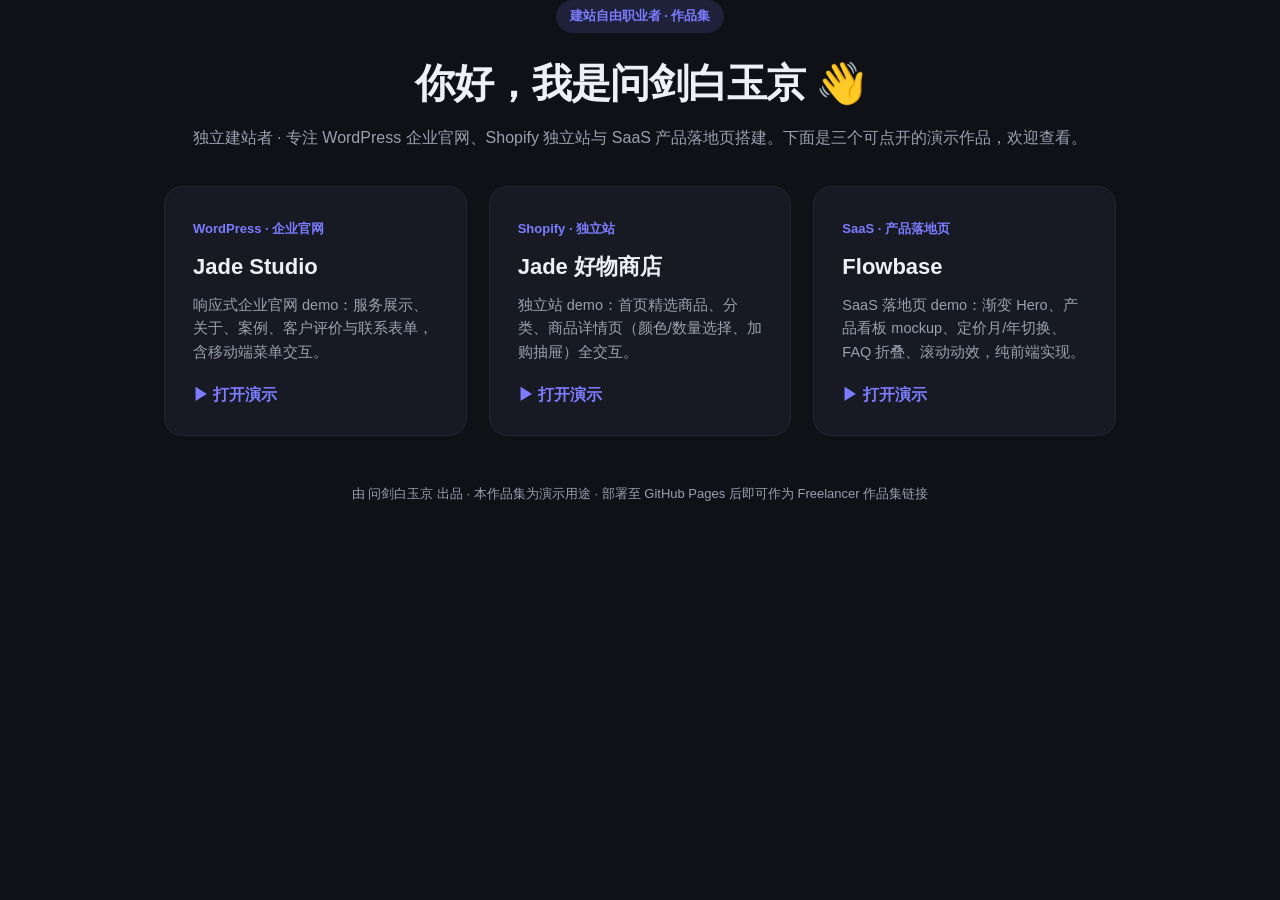
<file: index.html>
<!DOCTYPE html>
<html lang="zh-CN">
<head>
<meta charset="UTF-8" />
<meta name="viewport" content="width=device-width, initial-scale=1.0" />
<title>作品集 · 建站自由职业者 Portfolio</title>
<meta name="description" content="WordPress / Shopify / SaaS 落地页建站作品集，用于 Freelancer 等平台展示。" />
<style>
:root{--bg:#0f1117;--card:#171a23;--ink:#eef0f6;--muted:#9aa0b0;--primary:#7c7cff;--radius:18px;--maxw:1000px;--font:-apple-system,BlinkMacSystemFont,"Segoe UI",Roboto,"PingFang SC","Microsoft YaHei",sans-serif}
*{box-sizing:border-box;margin:0;padding:0}
body{font-family:var(--font);background:var(--bg);color:var(--ink);line-height:1.6;-webkit-font-smoothing:antialiased}
.container{max-width:var(--maxw);margin:0 auto;padding:0 24px}
header{padding:64px 0 28px;text-align:center}
.badge{display:inline-block;background:rgba(124,124,255,.15);color:var(--primary);font-weight:600;font-size:13px;padding:6px 14px;border-radius:999px;margin-bottom:18px}
h1{font-size:40px;letter-spacing:-1px}
header p{color:var(--muted);margin-top:10px;font-size:16px}
.grid{display:grid;grid-template-columns:repeat(3,1fr);gap:22px;margin-top:36px}
.card{background:var(--card);border:1px solid #23262f;border-radius:var(--radius);padding:28px;transition:transform .18s,box-shadow .18s}
.card:hover{transform:translateY(-4px);box-shadow:0 16px 40px rgba(0,0,0,.4)}
.card .tag{font-size:13px;color:var(--primary);font-weight:600}
.card h2{font-size:22px;margin:8px 0 10px}
.card p{color:var(--muted);font-size:14.5px;margin-bottom:18px}
.card a{color:var(--primary);font-weight:600;text-decoration:none}
.foot{text-align:center;color:var(--muted);font-size:13px;margin:48px 0 36px}
@media(max-width:900px){.grid{grid-template-columns:1fr 1fr}}
@media(max-width:680px){.grid{grid-template-columns:1fr}h1{font-size:32px}}
</style>
</head>
<body>
<header class="container">
  <span class="badge">建站自由职业者 · 作品集</span>
  <h1>你好，我是问剑白玉京 👋</h1>
  <p>独立建站者 · 专注 WordPress 企业官网、Shopify 独立站与 SaaS 产品落地页搭建。下面是三个可点开的演示作品，欢迎查看。</p>
</header>

<main class="container grid">
  <article class="card">
    <span class="tag">WordPress · 企业官网</span>
    <h2>Jade Studio</h2>
    <p>响应式企业官网 demo：服务展示、关于、案例、客户评价与联系表单，含移动端菜单交互。</p>
    <a href="wordpress-demo/index.html">▶ 打开演示</a>
  </article>
  <article class="card">
    <span class="tag">Shopify · 独立站</span>
    <h2>Jade 好物商店</h2>
    <p>独立站 demo：首页精选商品、分类、商品详情页（颜色/数量选择、加购抽屉）全交互。</p>
    <a href="shopify-demo/index.html">▶ 打开演示</a>
  </article>
  <article class="card">
    <span class="tag">SaaS · 产品落地页</span>
    <h2>Flowbase</h2>
    <p>SaaS 落地页 demo：渐变 Hero、产品看板 mockup、定价月/年切换、FAQ 折叠、滚动动效，纯前端实现。</p>
    <a href="landing-demo/index.html">▶ 打开演示</a>
  </article>
</main>

<p class="foot">由 问剑白玉京 出品 · 本作品集为演示用途 · 部署至 GitHub Pages 后即可作为 Freelancer 作品集链接</p>
</body>
</html>
</file>
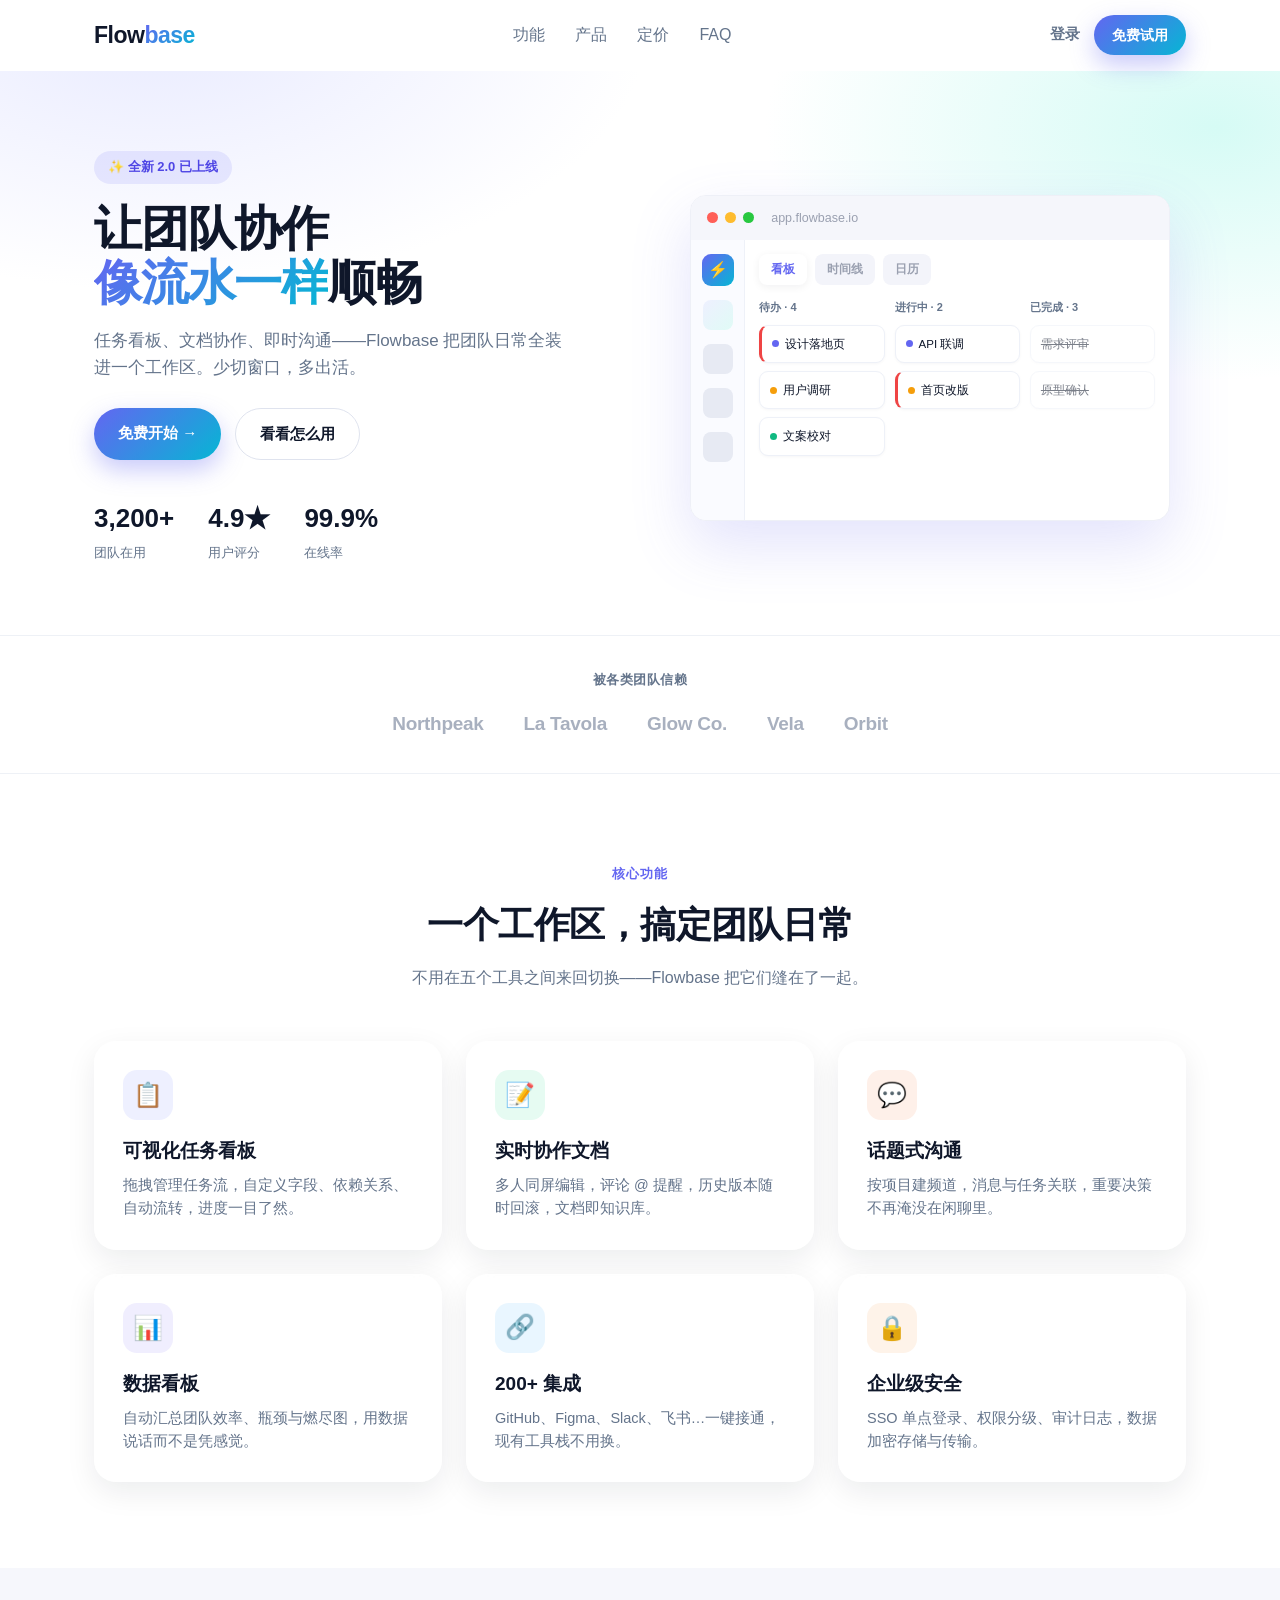
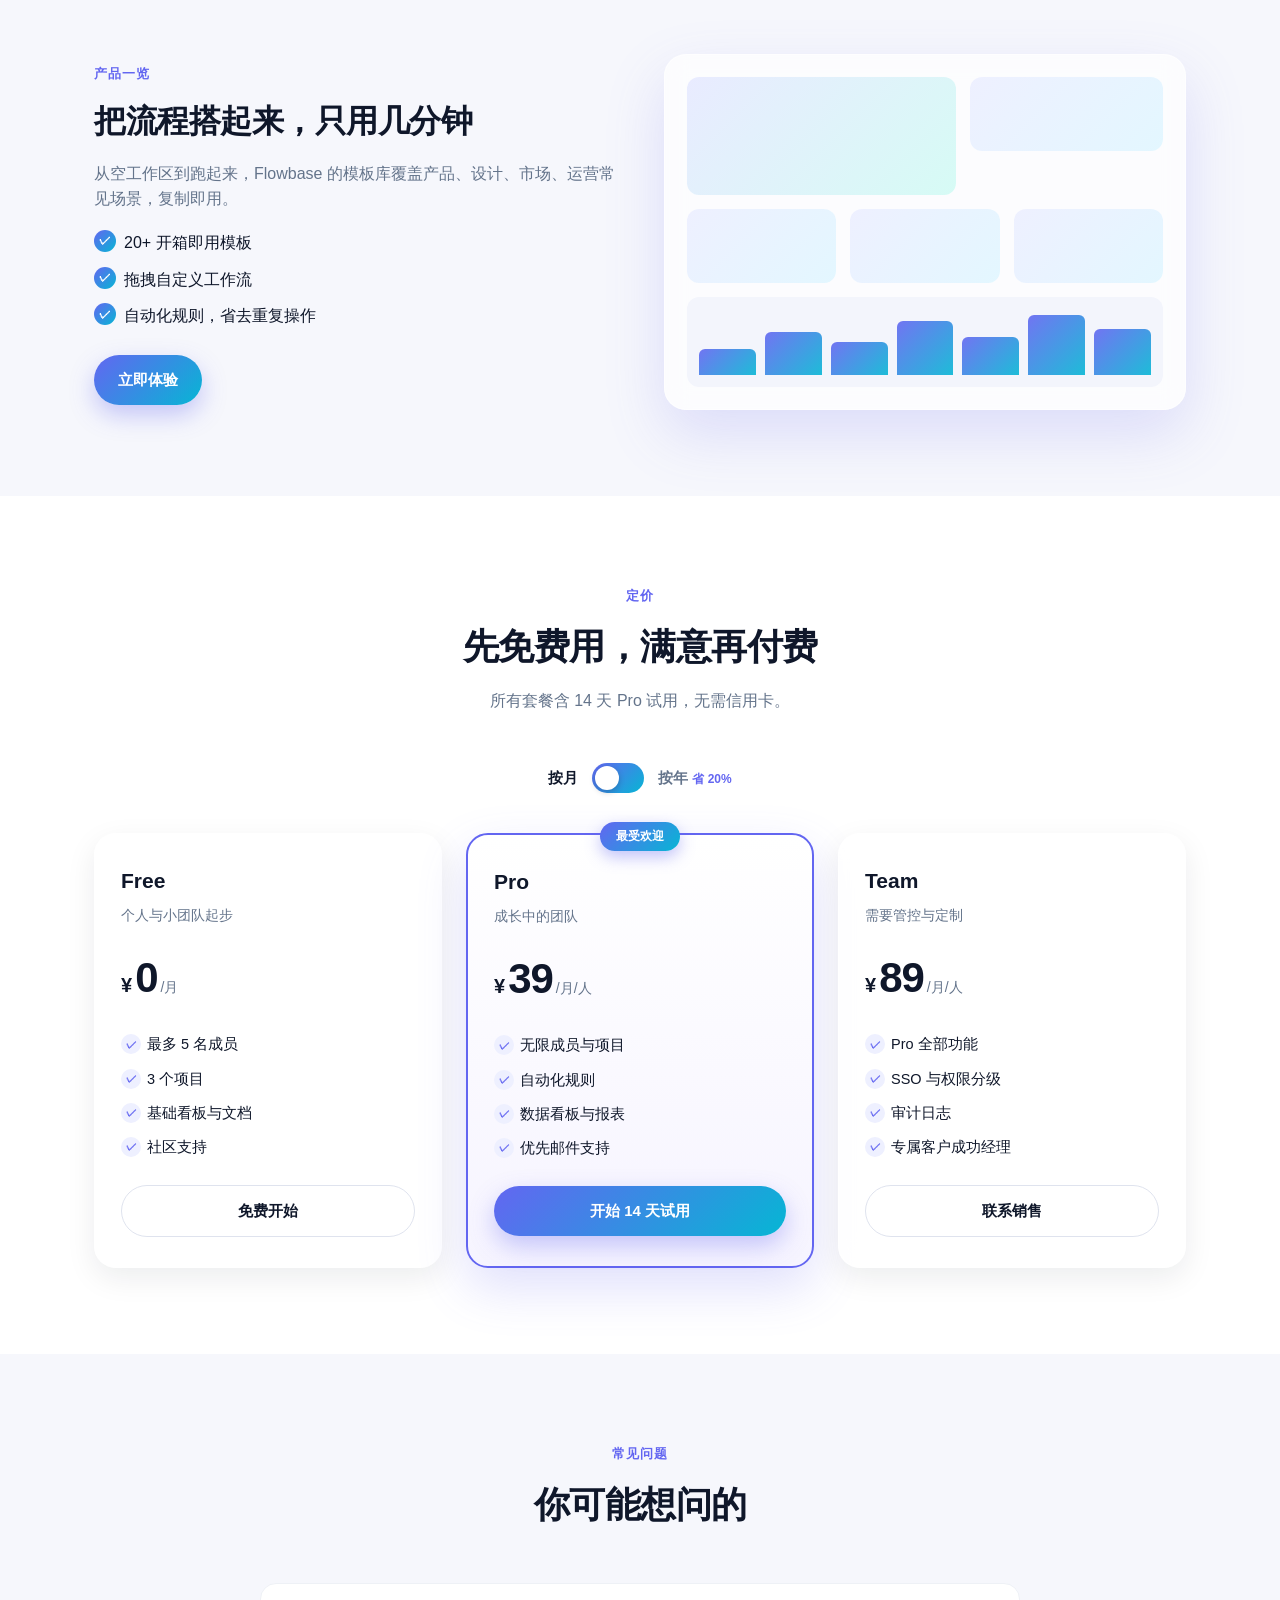
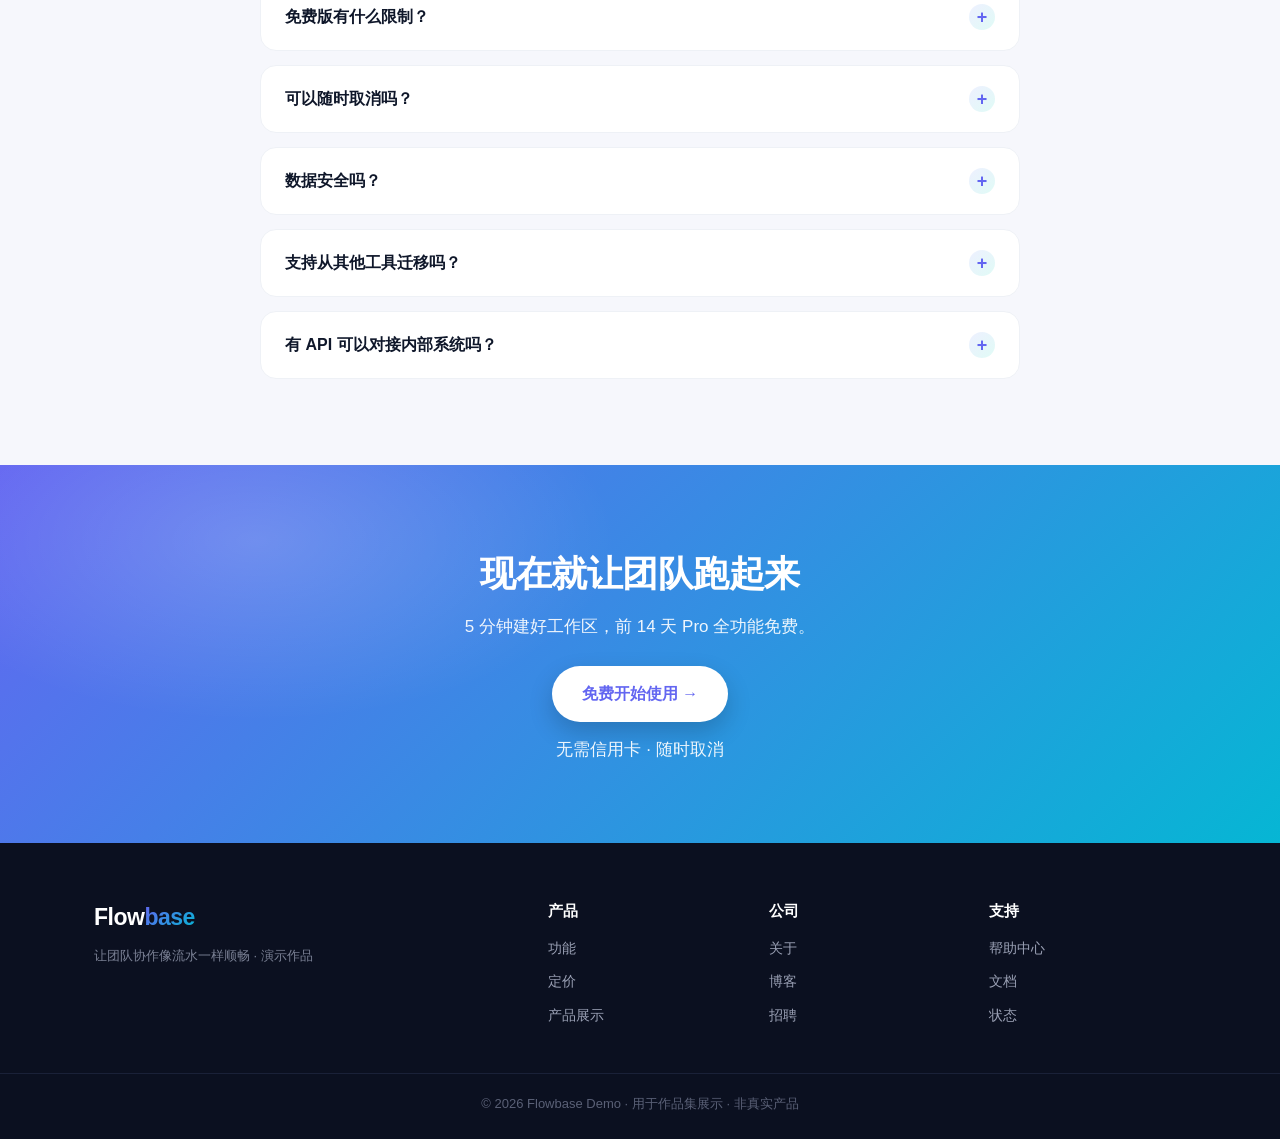
<file: landing-demo/index.html>
<!DOCTYPE html>
<html lang="zh-CN">
<head>
<meta charset="UTF-8" />
<meta name="viewport" content="width=device-width, initial-scale=1.0" />
<title>Flowbase — 让团队协作像流水一样顺畅</title>
<meta name="description" content="Flowbase 是一站式团队协作平台：任务看板、文档协作、即时沟通，一个工作区搞定。现代 SaaS 产品落地页演示。" />
<link rel="stylesheet" href="css/style.css" />
</head>
<body>

<!-- ===== 导航 ===== -->
<header class="nav" id="nav">
  <div class="container nav__inner">
    <a href="#home" class="logo">Flow<span>base</span></a>
    <nav class="nav__links" id="navLinks">
      <a href="#features">功能</a>
      <a href="#showcase">产品</a>
      <a href="#pricing">定价</a>
      <a href="#faq">FAQ</a>
    </nav>
    <div class="nav__right">
      <a href="#" class="nav__login">登录</a>
      <a href="#pricing" class="btn btn--primary nav__cta">免费试用</a>
      <button class="nav__toggle" id="navToggle" aria-label="菜单">☰</button>
    </div>
  </div>
</header>

<!-- ===== Hero ===== -->
<section class="hero" id="home">
  <div class="hero__bg"></div>
  <div class="container hero__inner">
    <div class="hero__text">
      <span class="badge">✨ 全新 2.0 已上线</span>
      <h1>让团队协作<br><span class="hl">像流水一样</span>顺畅</h1>
      <p class="lead">任务看板、文档协作、即时沟通——Flowbase 把团队日常全装进一个工作区。少切窗口，多出活。</p>
      <div class="hero__actions">
        <a href="#pricing" class="btn btn--primary">免费开始 →</a>
        <a href="#showcase" class="btn btn--ghost">看看怎么用</a>
      </div>
      <div class="hero__stats">
        <div><strong>3,200+</strong><span>团队在用</span></div>
        <div><strong>4.9★</strong><span>用户评分</span></div>
        <div><strong>99.9%</strong><span>在线率</span></div>
      </div>
    </div>
    <div class="hero__visual">
      <div class="app-mock">
        <div class="app-mock__bar">
          <span class="dot red"></span><span class="dot yellow"></span><span class="dot green"></span>
          <b>app.flowbase.io</b>
        </div>
        <div class="app-mock__body">
          <div class="mock-side">
            <div class="mock-side__logo">⚡</div>
            <div class="mock-side__item active"></div>
            <div class="mock-side__item"></div>
            <div class="mock-side__item"></div>
            <div class="mock-side__item"></div>
          </div>
          <div class="mock-main">
            <div class="mock-tabs">
              <div class="mock-tab active">看板</div>
              <div class="mock-tab">时间线</div>
              <div class="mock-tab">日历</div>
            </div>
            <div class="mock-cols">
              <div class="mock-col">
                <div class="mock-col__head">待办 · 4</div>
                <div class="mock-card high"><span class="tag"></span>设计落地页</div>
                <div class="mock-card"><span class="tag med"></span>用户调研</div>
                <div class="mock-card"><span class="tag low"></span>文案校对</div>
              </div>
              <div class="mock-col">
                <div class="mock-col__head">进行中 · 2</div>
                <div class="mock-card"><span class="tag"></span>API 联调</div>
                <div class="mock-card high"><span class="tag med"></span>首页改版</div>
              </div>
              <div class="mock-col">
                <div class="mock-col__head">已完成 · 3</div>
                <div class="mock-card done">需求评审</div>
                <div class="mock-card done">原型确认</div>
              </div>
            </div>
          </div>
        </div>
      </div>
    </div>
  </div>
</section>

<!-- ===== 信任 bar ===== -->
<section class="trust">
  <div class="container">
    <p class="trust__label">被各类团队信赖</p>
    <div class="trust__logos">
      <span class="trust__logo">Northpeak</span>
      <span class="trust__logo">La Tavola</span>
      <span class="trust__logo">Glow Co.</span>
      <span class="trust__logo">Vela</span>
      <span class="trust__logo">Orbit</span>
    </div>
  </div>
</section>

<!-- ===== 功能 ===== -->
<section class="section" id="features">
  <div class="container">
    <div class="section__head">
      <span class="eyebrow">核心功能</span>
      <h2>一个工作区，搞定团队日常</h2>
      <p>不用在五个工具之间来回切换——Flowbase 把它们缝在了一起。</p>
    </div>
    <div class="grid grid--3">
      <article class="feature glass">
        <div class="feature__icon ic-1">📋</div>
        <h3>可视化任务看板</h3>
        <p>拖拽管理任务流，自定义字段、依赖关系、自动流转，进度一目了然。</p>
      </article>
      <article class="feature glass">
        <div class="feature__icon ic-2">📝</div>
        <h3>实时协作文档</h3>
        <p>多人同屏编辑，评论 @ 提醒，历史版本随时回滚，文档即知识库。</p>
      </article>
      <article class="feature glass">
        <div class="feature__icon ic-3">💬</div>
        <h3>话题式沟通</h3>
        <p>按项目建频道，消息与任务关联，重要决策不再淹没在闲聊里。</p>
      </article>
      <article class="feature glass">
        <div class="feature__icon ic-4">📊</div>
        <h3>数据看板</h3>
        <p>自动汇总团队效率、瓶颈与燃尽图，用数据说话而不是凭感觉。</p>
      </article>
      <article class="feature glass">
        <div class="feature__icon ic-5">🔗</div>
        <h3>200+ 集成</h3>
        <p>GitHub、Figma、Slack、飞书…一键接通，现有工具栈不用换。</p>
      </article>
      <article class="feature glass">
        <div class="feature__icon ic-6">🔒</div>
        <h3>企业级安全</h3>
        <p>SSO 单点登录、权限分级、审计日志，数据加密存储与传输。</p>
      </article>
    </div>
  </div>
</section>

<!-- ===== 产品展示 ===== -->
<section class="section section--alt" id="showcase">
  <div class="container">
    <div class="showcase">
      <div class="showcase__text">
        <span class="eyebrow">产品一览</span>
        <h2>把流程搭起来，只用几分钟</h2>
        <p>从空工作区到跑起来，Flowbase 的模板库覆盖产品、设计、市场、运营常见场景，复制即用。</p>
        <ul class="check">
          <li>20+ 开箱即用模板</li>
          <li>拖拽自定义工作流</li>
          <li>自动化规则，省去重复操作</li>
        </ul>
        <a href="#pricing" class="btn btn--primary">立即体验</a>
      </div>
      <div class="showcase__visual glass">
        <div class="dash">
          <div class="dash__top">
            <div class="dash__cell big"></div>
            <div class="dash__cell"></div>
          </div>
          <div class="dash__row">
            <div class="dash__cell"></div>
            <div class="dash__cell"></div>
            <div class="dash__cell"></div>
          </div>
          <div class="dash__chart">
            <div class="bar" style="height:40%"></div>
            <div class="bar" style="height:65%"></div>
            <div class="bar" style="height:50%"></div>
            <div class="bar" style="height:82%"></div>
            <div class="bar" style="height:58%"></div>
            <div class="bar" style="height:92%"></div>
            <div class="bar" style="height:70%"></div>
          </div>
        </div>
      </div>
    </div>
  </div>
</section>

<!-- ===== 定价 ===== -->
<section class="section" id="pricing">
  <div class="container">
    <div class="section__head">
      <span class="eyebrow">定价</span>
      <h2>先免费用，满意再付费</h2>
      <p>所有套餐含 14 天 Pro 试用，无需信用卡。</p>
    </div>
    <div class="billing-toggle">
      <span class="billing-toggle__label" data-billing="month">按月</span>
      <button class="switch" id="billingSwitch" aria-label="切换计费周期"><span class="switch__dot"></span></button>
      <span class="billing-toggle__label" data-billing="year">按年 <em>省 20%</em></span>
    </div>
    <div class="grid grid--3 pricing__grid">
      <article class="price-card glass">
        <h3>Free</h3>
        <p class="price-card__desc">个人与小团队起步</p>
        <div class="price-card__amount"><span class="cur">¥</span><span class="num" data-month="0" data-year="0">0</span><span class="per">/月</span></div>
        <ul class="price-card__list">
          <li>最多 5 名成员</li>
          <li>3 个项目</li>
          <li>基础看板与文档</li>
          <li>社区支持</li>
        </ul>
        <a href="#" class="btn btn--ghost price-card__cta">免费开始</a>
      </article>
      <article class="price-card price-card--featured glass">
        <span class="price-card__badge">最受欢迎</span>
        <h3>Pro</h3>
        <p class="price-card__desc">成长中的团队</p>
        <div class="price-card__amount"><span class="cur">¥</span><span class="num" data-month="39" data-year="31">39</span><span class="per">/月/人</span></div>
        <ul class="price-card__list">
          <li>无限成员与项目</li>
          <li>自动化规则</li>
          <li>数据看板与报表</li>
          <li>优先邮件支持</li>
        </ul>
        <a href="#" class="btn btn--primary price-card__cta">开始 14 天试用</a>
      </article>
      <article class="price-card glass">
        <h3>Team</h3>
        <p class="price-card__desc">需要管控与定制</p>
        <div class="price-card__amount"><span class="cur">¥</span><span class="num" data-month="89" data-year="71">89</span><span class="per">/月/人</span></div>
        <ul class="price-card__list">
          <li>Pro 全部功能</li>
          <li>SSO 与权限分级</li>
          <li>审计日志</li>
          <li>专属客户成功经理</li>
        </ul>
        <a href="#" class="btn btn--ghost price-card__cta">联系销售</a>
      </article>
    </div>
  </div>
</section>

<!-- ===== FAQ ===== -->
<section class="section section--alt" id="faq">
  <div class="container">
    <div class="section__head">
      <span class="eyebrow">常见问题</span>
      <h2>你可能想问的</h2>
    </div>
    <div class="faq__list">
      <details class="faq__item">
        <summary>免费版有什么限制？<span class="faq__icon">+</span></summary>
        <div class="faq__a">Free 套餐最多 5 名成员、3 个项目，包含基础看板与文档功能，适合个人或刚起步的小团队。需要更多容量可随时升级。</div>
      </details>
      <details class="faq__item">
        <summary>可以随时取消吗？<span class="faq__icon">+</span></summary>
        <div class="faq__a">可以。订阅按月计费，随时取消，取消后当前周期内仍可使用，到期自动降级为 Free。</div>
      </details>
      <details class="faq__item">
        <summary>数据安全吗？<span class="faq__icon">+</span></summary>
        <div class="faq__a">所有数据加密传输与存储，Team 套餐提供 SSO、权限分级与审计日志。我们通过 SOC 2 Type II 合规认证。</div>
      </details>
      <details class="faq__item">
        <summary>支持从其他工具迁移吗？<span class="faq__icon">+</span></summary>
        <div class="faq__a">支持。我们提供从 Trello、Asana、Jira、飞书等平台的一键导入工具，迁移过程保留任务、成员与历史记录。</div>
      </details>
      <details class="faq__item">
        <summary>有 API 可以对接内部系统吗？<span class="faq__icon">+</span></summary>
        <div class="faq__a">有完整的 REST API 与 Webhook，Pro 及以上套餐可用。文档详见 developers.flowbase.io（演示链接）。</div>
      </details>
    </div>
  </div>
</section>

<!-- ===== 最终 CTA ===== -->
<section class="cta-final">
  <div class="container cta-final__inner">
    <h2>现在就让团队跑起来</h2>
    <p>5 分钟建好工作区，前 14 天 Pro 全功能免费。</p>
    <a href="#" class="btn btn--white">免费开始使用 →</a>
    <p class="cta-final__note">无需信用卡 · 随时取消</p>
  </div>
</section>

<!-- ===== 页脚 ===== -->
<footer class="footer">
  <div class="container footer__inner">
    <div class="footer__brand">
      <a href="#home" class="logo">Flow<span>base</span></a>
      <p class="muted">让团队协作像流水一样顺畅 · 演示作品</p>
    </div>
    <div class="footer__cols">
      <div class="footer__col">
        <h4>产品</h4>
        <a href="#features">功能</a><a href="#pricing">定价</a><a href="#showcase">产品展示</a>
      </div>
      <div class="footer__col">
        <h4>公司</h4>
        <a href="#">关于</a><a href="#">博客</a><a href="#">招聘</a>
      </div>
      <div class="footer__col">
        <h4>支持</h4>
        <a href="#faq">帮助中心</a><a href="#">文档</a><a href="#">状态</a>
      </div>
    </div>
  </div>
  <p class="footer__copy">© 2026 Flowbase Demo · 用于作品集展示 · 非真实产品</p>
</footer>

<script src="js/main.js"></script>
</body>
</html>
</file>
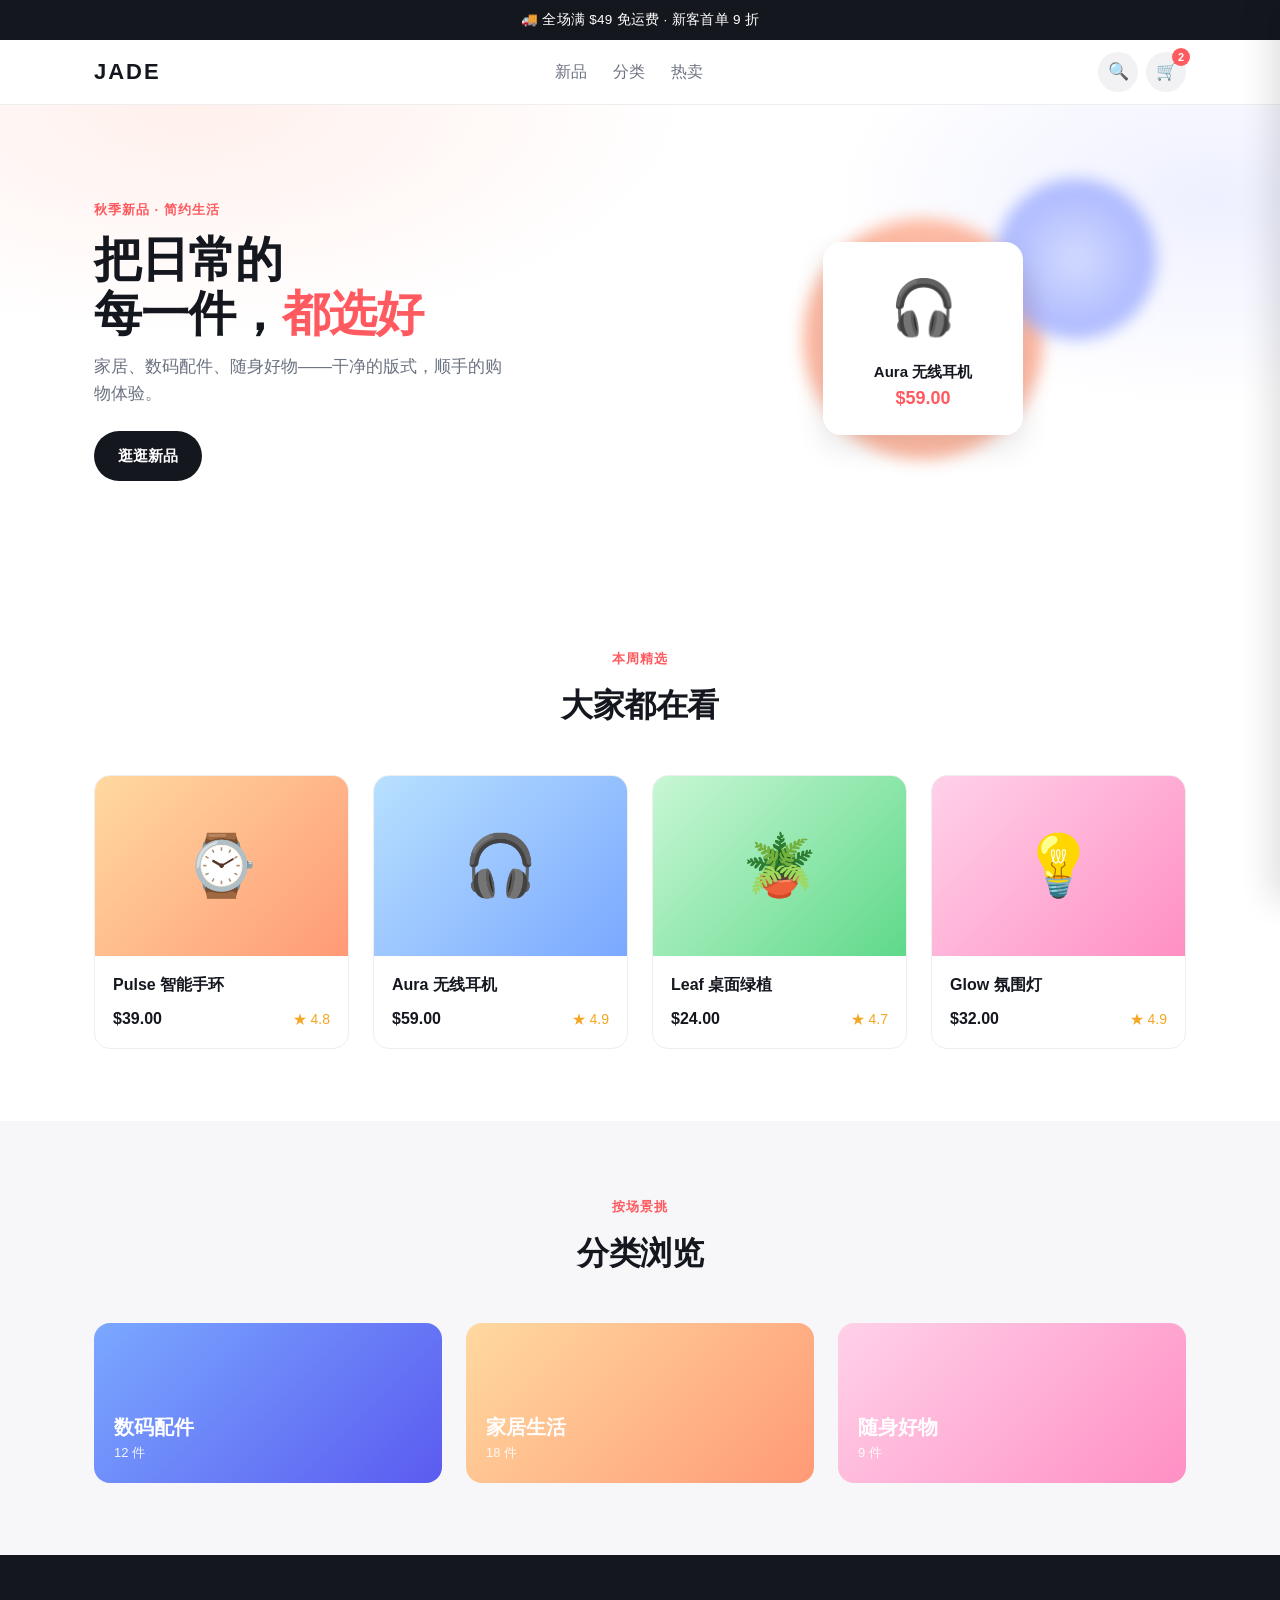
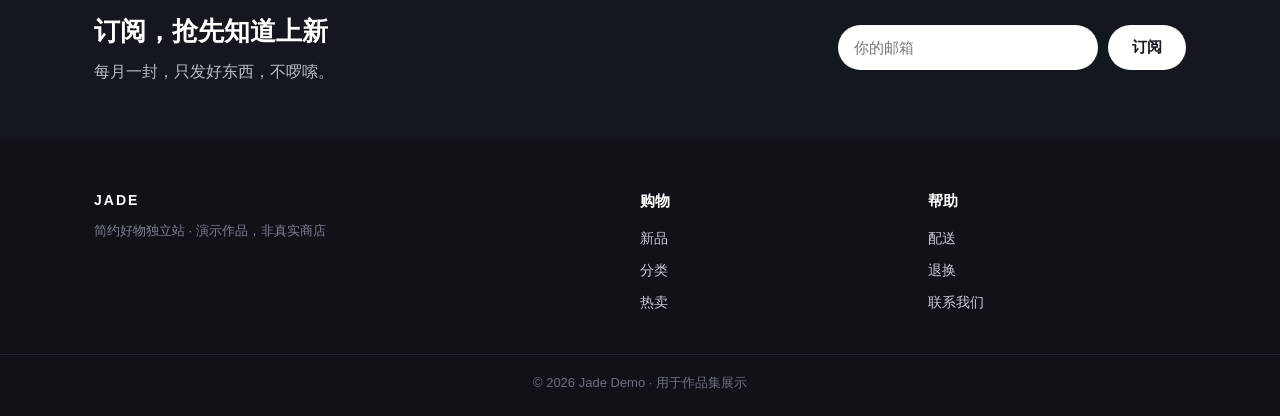
<file: shopify-demo/index.html>
<!DOCTYPE html>
<html lang="zh-CN">
<head>
<meta charset="UTF-8" />
<meta name="viewport" content="width=device-width, initial-scale=1.0" />
<title>Jade — 简约好物独立站（Shopify 风格演示）</title>
<meta name="description" content="Jade 演示站：Shopify 风格独立站首页与商品页 mockup，用于作品集展示。" />
<link rel="stylesheet" href="css/style.css" />
</head>
<body>

<!-- ===== 顶部公告 ===== -->
<div class="announce">🚚 全场满 $49 免运费 · 新客首单 9 折</div>

<!-- ===== 导航 ===== -->
<header class="nav" id="nav">
  <div class="container nav__inner">
    <button class="nav__toggle" id="navToggle" aria-label="菜单">☰</button>
    <a href="index.html" class="logo">JADE</a>
    <nav class="nav__links" id="navLinks">
      <a href="index.html#featured">新品</a>
      <a href="index.html#collection">分类</a>
      <a href="product.html">热卖</a>
    </nav>
    <div class="nav__right">
      <button class="icon-btn" aria-label="搜索">🔍</button>
      <button class="icon-btn cart-btn" id="cartBtn" aria-label="购物车">🛒<span class="cart-count" id="cartCount">2</span></button>
    </div>
  </div>
</header>

<!-- ===== Hero ===== -->
<section class="hero">
  <div class="container hero__inner">
    <div class="hero__text">
      <span class="eyebrow">秋季新品 · 简约生活</span>
      <h1>把日常的<br>每一件，<span class="hl">都选好</span></h1>
      <p class="lead">家居、数码配件、随身好物——干净的版式，顺手的购物体验。</p>
      <a href="#featured" class="btn btn--primary">逛逛新品</a>
    </div>
    <div class="hero__visual">
      <div class="blob blob--1"></div>
      <div class="blob blob--2"></div>
      <div class="product-card-float">
        <div class="pf__img">🎧</div>
        <div class="pf__name">Aura 无线耳机</div>
        <div class="pf__price">$59.00</div>
      </div>
    </div>
  </div>
</section>

<!-- ===== 精选商品 ===== -->
<section class="section" id="featured">
  <div class="container">
    <div class="section__head">
      <span class="eyebrow">本周精选</span>
      <h2>大家都在看</h2>
    </div>
    <div class="grid grid--4" id="productGrid">
      <a class="product" href="product.html">
        <div class="product__img" style="background:linear-gradient(135deg,#ffd9a0,#ff9a76)">⌚</div>
        <div class="product__body">
          <h3>Pulse 智能手环</h3>
          <div class="product__meta"><span class="price">$39.00</span><span class="stars">★ 4.8</span></div>
        </div>
      </a>
      <a class="product" href="product.html">
        <div class="product__img" style="background:linear-gradient(135deg,#b8e0ff,#7aa8ff)">🎧</div>
        <div class="product__body">
          <h3>Aura 无线耳机</h3>
          <div class="product__meta"><span class="price">$59.00</span><span class="stars">★ 4.9</span></div>
        </div>
      </a>
      <a class="product" href="product.html">
        <div class="product__img" style="background:linear-gradient(135deg,#c8f7d4,#5fd98a)">🪴</div>
        <div class="product__body">
          <h3>Leaf 桌面绿植</h3>
          <div class="product__meta"><span class="price">$24.00</span><span class="stars">★ 4.7</span></div>
        </div>
      </a>
      <a class="product" href="product.html">
        <div class="product__img" style="background:linear-gradient(135deg,#ffd1e8,#ff8fc4)">💡</div>
        <div class="product__body">
          <h3>Glow 氛围灯</h3>
          <div class="product__meta"><span class="price">$32.00</span><span class="stars">★ 4.9</span></div>
        </div>
      </a>
    </div>
  </div>
</section>

<!-- ===== 分类 ===== -->
<section class="section section--alt" id="collection">
  <div class="container">
    <div class="section__head">
      <span class="eyebrow">按场景挑</span>
      <h2>分类浏览</h2>
    </div>
    <div class="grid grid--3">
      <a class="cat cat--a" href="product.html"><span>数码配件</span><small>12 件</small></a>
      <a class="cat cat--b" href="product.html"><span>家居生活</span><small>18 件</small></a>
      <a class="cat cat--c" href="product.html"><span>随身好物</span><small>9 件</small></a>
    </div>
  </div>
</section>

<!-- ===== 邮件订阅 ===== -->
<section class="newsletter">
  <div class="container newsletter__inner">
    <div>
      <h2>订阅，抢先知道上新</h2>
      <p>每月一封，只发好东西，不啰嗦。</p>
    </div>
    <form class="newsletter__form" onsubmit="return false;">
      <input type="email" placeholder="你的邮箱" />
      <button class="btn btn--primary" type="submit">订阅</button>
    </form>
  </div>
</section>

<!-- ===== 页脚 ===== -->
<footer class="footer">
  <div class="container footer__inner">
    <div class="footer__col">
      <a href="index.html" class="logo">JADE</a>
      <p class="muted">简约好物独立站 · 演示作品，非真实商店</p>
    </div>
    <div class="footer__col">
      <h4>购物</h4>
      <a href="#featured">新品</a><a href="#collection">分类</a><a href="product.html">热卖</a>
    </div>
    <div class="footer__col">
      <h4>帮助</h4>
      <a href="#">配送</a><a href="#">退换</a><a href="#">联系我们</a>
    </div>
  </div>
  <p class="footer__copy">© 2026 Jade Demo · 用于作品集展示</p>
</footer>

<!-- ===== 购物车抽屉 ===== -->
<aside class="cart" id="cartDrawer">
  <div class="cart__head">
    <h3>购物车</h3>
    <button class="cart__close" id="cartClose" aria-label="关闭">✕</button>
  </div>
  <div class="cart__items">
    <div class="cart__item">
      <div class="ci__img">🎧</div>
      <div class="ci__info"><strong>Aura 无线耳机</strong><span>$59.00</span></div>
      <span class="ci__qty">×1</span>
    </div>
    <div class="cart__item">
      <div class="ci__img">💡</div>
      <div class="ci__info"><strong>Glow 氛围灯</strong><span>$32.00</span></div>
      <span class="ci__qty">×1</span>
    </div>
  </div>
  <div class="cart__foot">
    <div class="cart__total"><span>小计</span><strong>$91.00</strong></div>
    <button class="btn btn--primary" style="width:100%">去结算</button>
  </div>
</aside>
<div class="overlay" id="overlay"></div>

<script src="js/main.js"></script>
</body>
</html>
</file>
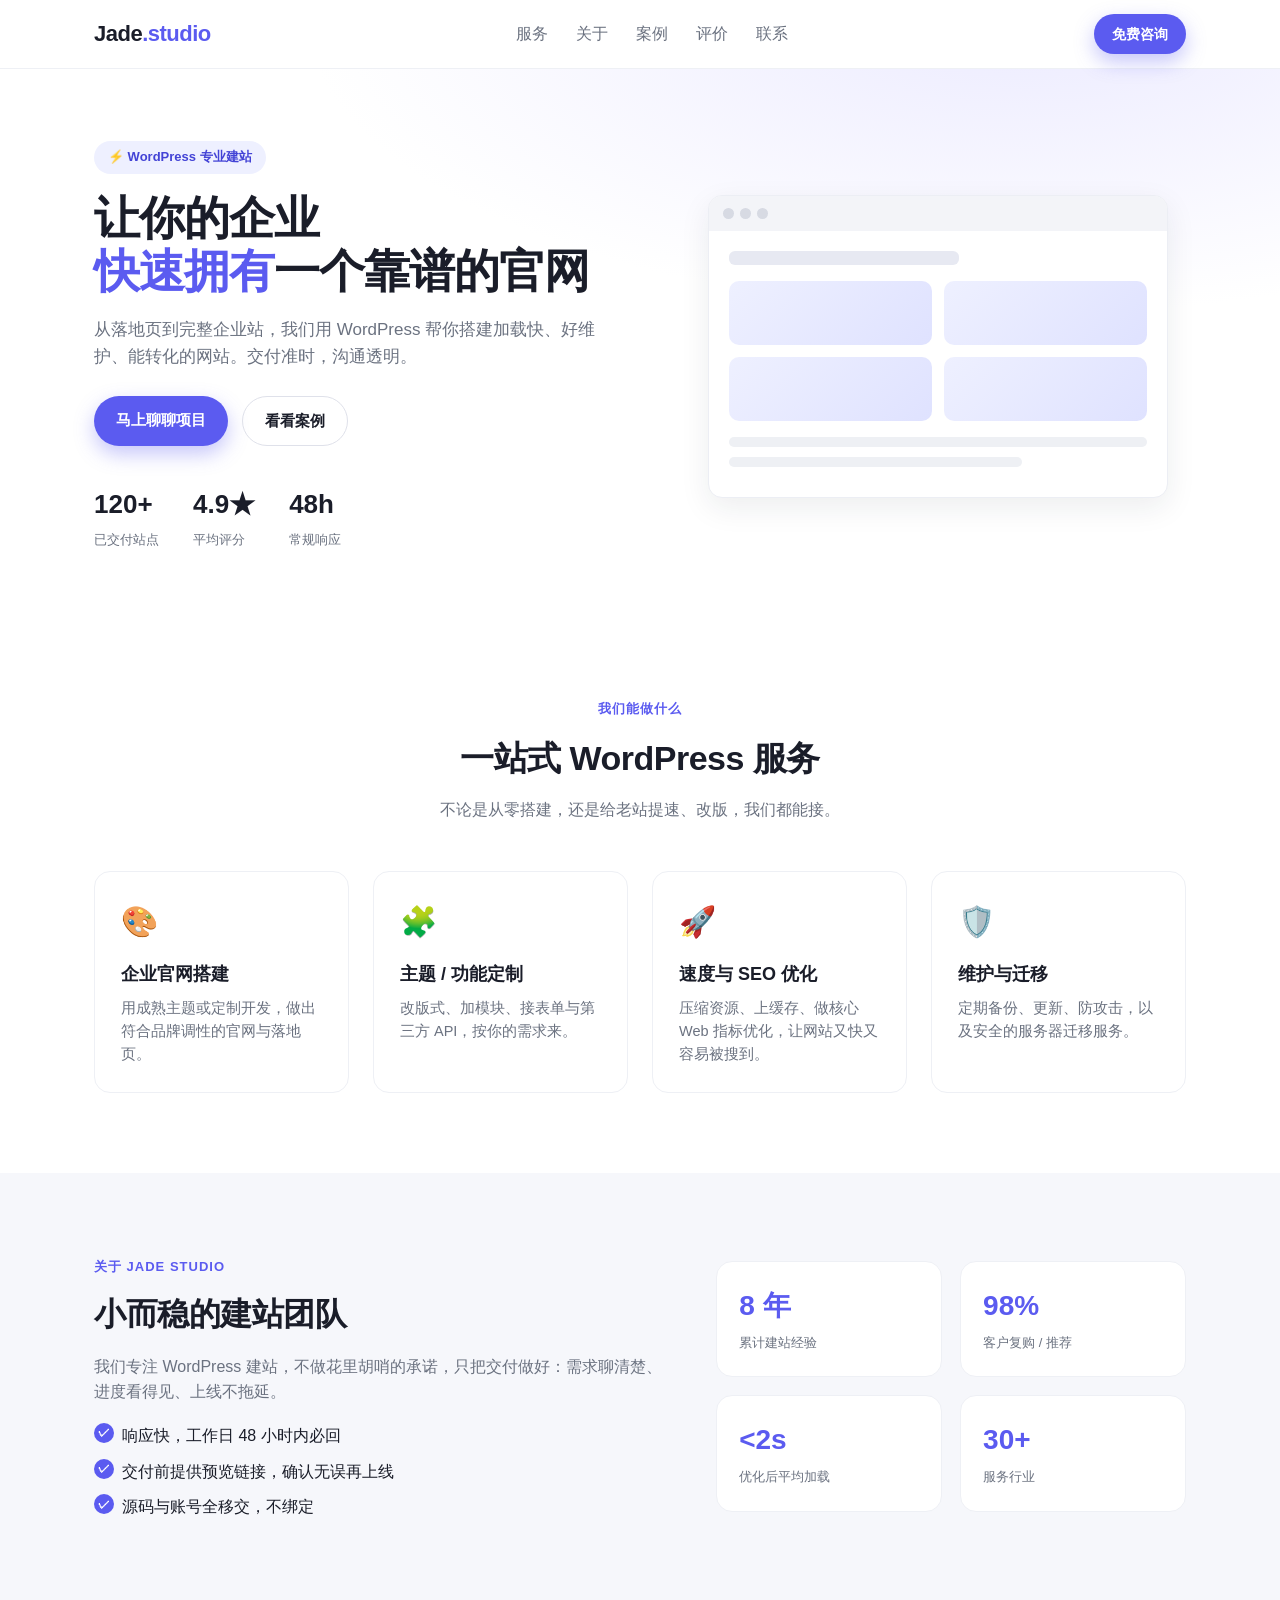
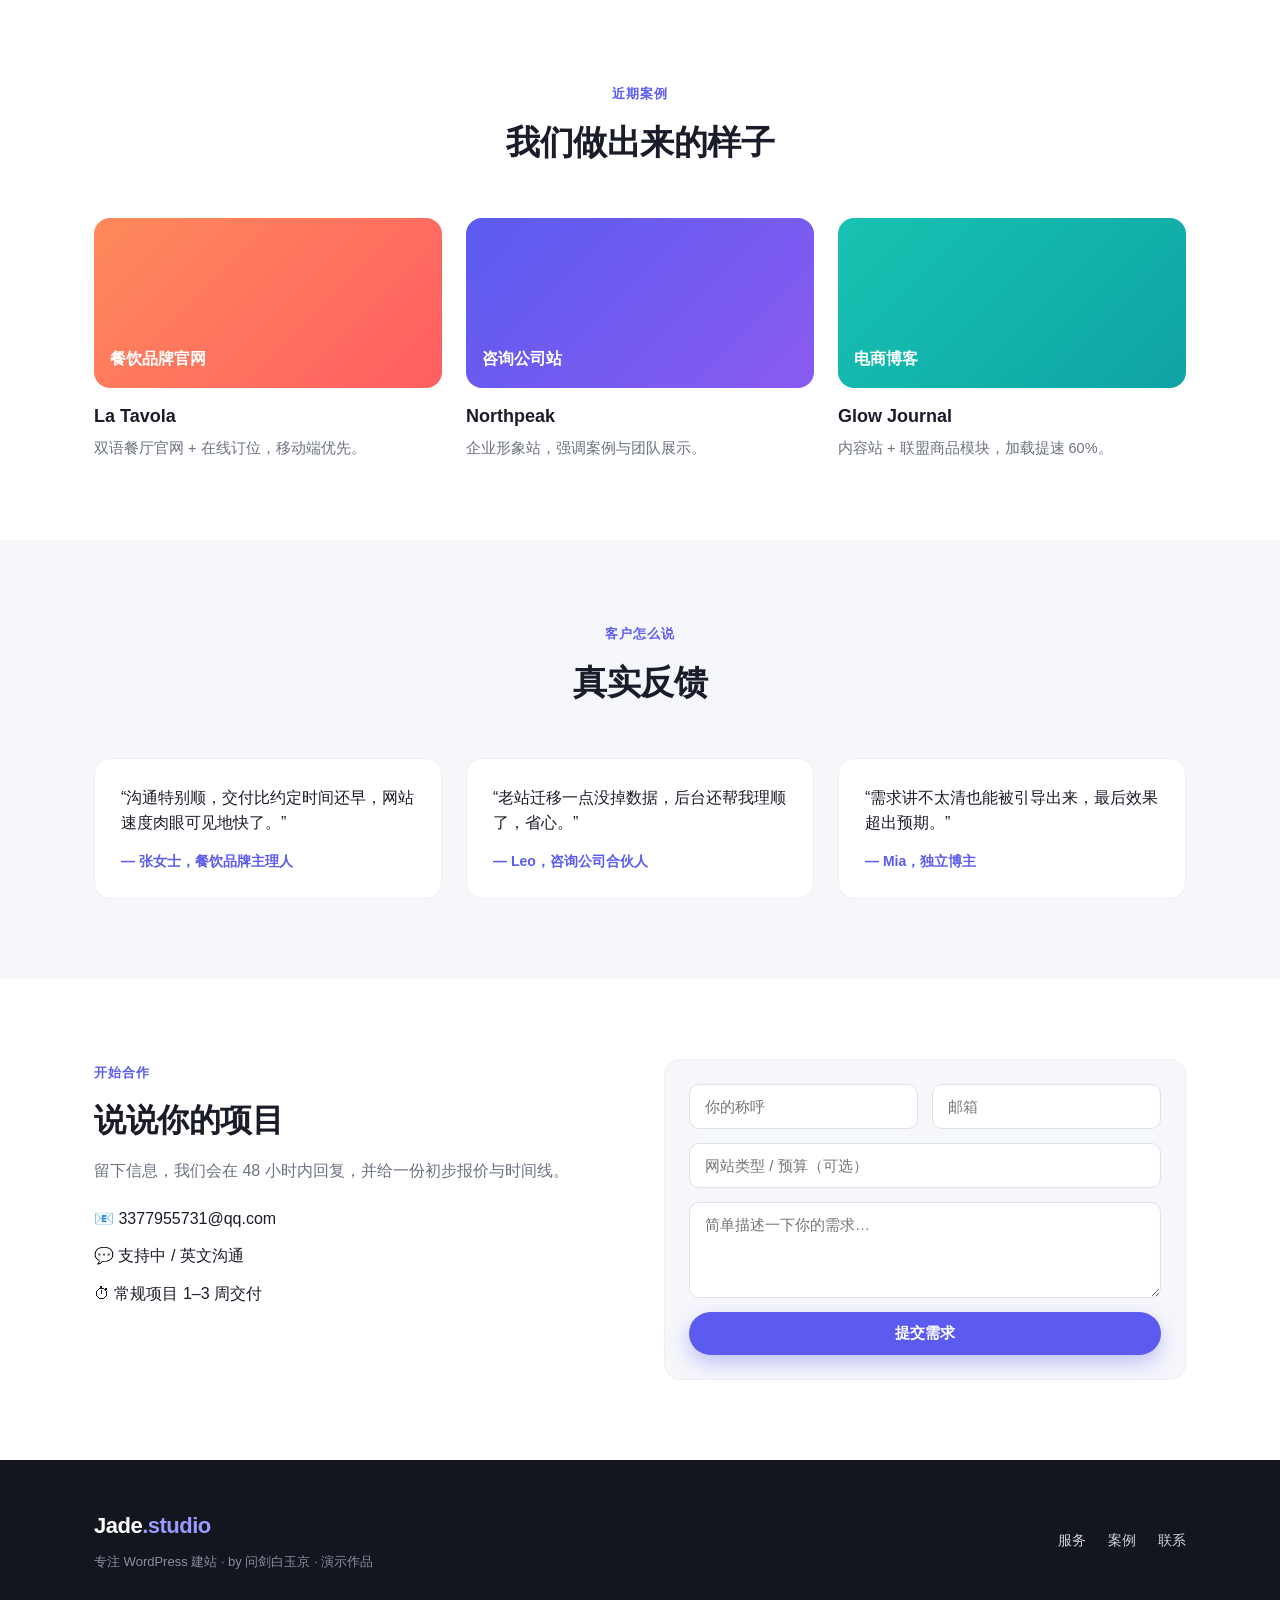
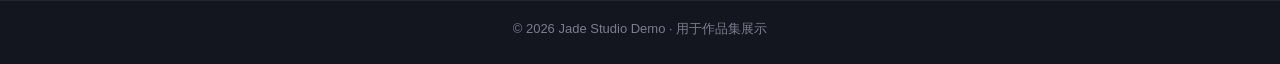
<file: wordpress-demo/index.html>
<!DOCTYPE html>
<html lang="zh-CN">
<head>
<meta charset="UTF-8" />
<meta name="viewport" content="width=device-width, initial-scale=1.0" />
<title>Jade Studio — 专业 WordPress 建站与设计</title>
<meta name="description" content="Jade Studio 提供 WordPress 企业官网搭建、主题定制、速度优化与长期维护服务。" />
<link rel="stylesheet" href="css/style.css" />
</head>
<body>

<!-- ===== 导航 ===== -->
<header class="nav" id="nav">
  <div class="container nav__inner">
    <a href="#home" class="logo">Jade<span>.studio</span></a>
    <nav class="nav__links" id="navLinks">
      <a href="#services">服务</a>
      <a href="#about">关于</a>
      <a href="#work">案例</a>
      <a href="#testimonials">评价</a>
      <a href="#contact">联系</a>
    </nav>
    <a href="#contact" class="btn btn--primary nav__cta">免费咨询</a>
    <button class="nav__toggle" id="navToggle" aria-label="菜单">☰</button>
  </div>
</header>

<!-- ===== Hero ===== -->
<section class="hero" id="home">
  <div class="container hero__inner">
    <div class="hero__text">
      <span class="badge">⚡ WordPress 专业建站</span>
      <h1>让你的企业<br><span class="hl">快速拥有</span>一个靠谱的官网</h1>
      <p class="lead">从落地页到完整企业站，我们用 WordPress 帮你搭建加载快、好维护、能转化的网站。交付准时，沟通透明。</p>
      <div class="hero__actions">
        <a href="#contact" class="btn btn--primary">马上聊聊项目</a>
        <a href="#work" class="btn btn--ghost">看看案例</a>
      </div>
      <div class="hero__stats">
        <div><strong>120+</strong><span>已交付站点</span></div>
        <div><strong>4.9★</strong><span>平均评分</span></div>
        <div><strong>48h</strong><span>常规响应</span></div>
      </div>
    </div>
    <div class="hero__visual">
      <div class="browser">
        <div class="browser__bar"><i></i><i></i><i></i></div>
        <div class="browser__body">
          <div class="mock-bar"></div>
          <div class="mock-grid">
            <div class="mock-card"></div><div class="mock-card"></div>
            <div class="mock-card"></div><div class="mock-card"></div>
          </div>
          <div class="mock-line"></div>
          <div class="mock-line short"></div>
        </div>
      </div>
    </div>
  </div>
</section>

<!-- ===== 服务 ===== -->
<section class="section" id="services">
  <div class="container">
    <div class="section__head">
      <span class="eyebrow">我们能做什么</span>
      <h2>一站式 WordPress 服务</h2>
      <p>不论是从零搭建，还是给老站提速、改版，我们都能接。</p>
    </div>
    <div class="grid grid--4">
      <article class="card">
        <div class="card__icon">🎨</div>
        <h3>企业官网搭建</h3>
        <p>用成熟主题或定制开发，做出符合品牌调性的官网与落地页。</p>
      </article>
      <article class="card">
        <div class="card__icon">🧩</div>
        <h3>主题 / 功能定制</h3>
        <p>改版式、加模块、接表单与第三方 API，按你的需求来。</p>
      </article>
      <article class="card">
        <div class="card__icon">🚀</div>
        <h3>速度与 SEO 优化</h3>
        <p>压缩资源、上缓存、做核心 Web 指标优化，让网站又快又容易被搜到。</p>
      </article>
      <article class="card">
        <div class="card__icon">🛡️</div>
        <h3>维护与迁移</h3>
        <p>定期备份、更新、防攻击，以及安全的服务器迁移服务。</p>
      </article>
    </div>
  </div>
</section>

<!-- ===== 关于 ===== -->
<section class="section section--alt" id="about">
  <div class="container about__inner">
    <div class="about__text">
      <span class="eyebrow">关于 Jade Studio</span>
      <h2>小而稳的建站团队</h2>
      <p>我们专注 WordPress 建站，不做花里胡哨的承诺，只把交付做好：需求聊清楚、进度看得见、上线不拖延。</p>
      <ul class="check">
        <li>响应快，工作日 48 小时内必回</li>
        <li>交付前提供预览链接，确认无误再上线</li>
        <li>源码与账号全移交，不绑定</li>
      </ul>
    </div>
    <div class="about__stats">
      <div class="stat"><strong>8 年</strong><span>累计建站经验</span></div>
      <div class="stat"><strong>98%</strong><span>客户复购 / 推荐</span></div>
      <div class="stat"><strong>&lt;2s</strong><span>优化后平均加载</span></div>
      <div class="stat"><strong>30+</strong><span>服务行业</span></div>
    </div>
  </div>
</section>

<!-- ===== 案例 ===== -->
<section class="section" id="work">
  <div class="container">
    <div class="section__head">
      <span class="eyebrow">近期案例</span>
      <h2>我们做出来的样子</h2>
    </div>
    <div class="grid grid--3">
      <article class="work">
        <div class="work__thumb thumb-a"><span>餐饮品牌官网</span></div>
        <h3>La Tavola</h3>
        <p>双语餐厅官网 + 在线订位，移动端优先。</p>
      </article>
      <article class="work">
        <div class="work__thumb thumb-b"><span>咨询公司站</span></div>
        <h3>Northpeak</h3>
        <p>企业形象站，强调案例与团队展示。</p>
      </article>
      <article class="work">
        <div class="work__thumb thumb-c"><span>电商博客</span></div>
        <h3>Glow Journal</h3>
        <p>内容站 + 联盟商品模块，加载提速 60%。</p>
      </article>
    </div>
  </div>
</section>

<!-- ===== 评价 ===== -->
<section class="section section--alt" id="testimonials">
  <div class="container">
    <div class="section__head">
      <span class="eyebrow">客户怎么说</span>
      <h2>真实反馈</h2>
    </div>
    <div class="grid grid--3">
      <blockquote class="quote">
        <p>“沟通特别顺，交付比约定时间还早，网站速度肉眼可见地快了。”</p>
        <footer>— 张女士，餐饮品牌主理人</footer>
      </blockquote>
      <blockquote class="quote">
        <p>“老站迁移一点没掉数据，后台还帮我理顺了，省心。”</p>
        <footer>— Leo，咨询公司合伙人</footer>
      </blockquote>
      <blockquote class="quote">
        <p>“需求讲不太清也能被引导出来，最后效果超出预期。”</p>
        <footer>— Mia，独立博主</footer>
      </blockquote>
    </div>
  </div>
</section>

<!-- ===== 联系 ===== -->
<section class="section" id="contact">
  <div class="container contact__inner">
    <div class="contact__intro">
      <span class="eyebrow">开始合作</span>
      <h2>说说你的项目</h2>
      <p>留下信息，我们会在 48 小时内回复，并给一份初步报价与时间线。</p>
      <ul class="contact__info">
        <li>📧 3377955731@qq.com</li>
        <li>💬 支持中 / 英文沟通</li>
        <li>⏱ 常规项目 1–3 周交付</li>
      </ul>
    </div>
    <form class="form" onsubmit="return false;">
      <div class="form__row">
        <input type="text" placeholder="你的称呼" />
        <input type="email" placeholder="邮箱" />
      </div>
      <input type="text" placeholder="网站类型 / 预算（可选）" />
      <textarea rows="4" placeholder="简单描述一下你的需求…"></textarea>
      <button class="btn btn--primary" type="submit">提交需求</button>
    </form>
  </div>
</section>

<!-- ===== 页脚 ===== -->
<footer class="footer">
  <div class="container footer__inner">
    <div>
      <a href="#home" class="logo">Jade<span>.studio</span></a>
      <p class="muted">专注 WordPress 建站 · by 问剑白玉京 · 演示作品</p>
    </div>
    <nav class="footer__links">
      <a href="#services">服务</a>
      <a href="#work">案例</a>
      <a href="#contact">联系</a>
    </nav>
  </div>
  <p class="footer__copy">© 2026 Jade Studio Demo · 用于作品集展示</p>
</footer>

<script src="js/main.js"></script>
</body>
</html>
</file>
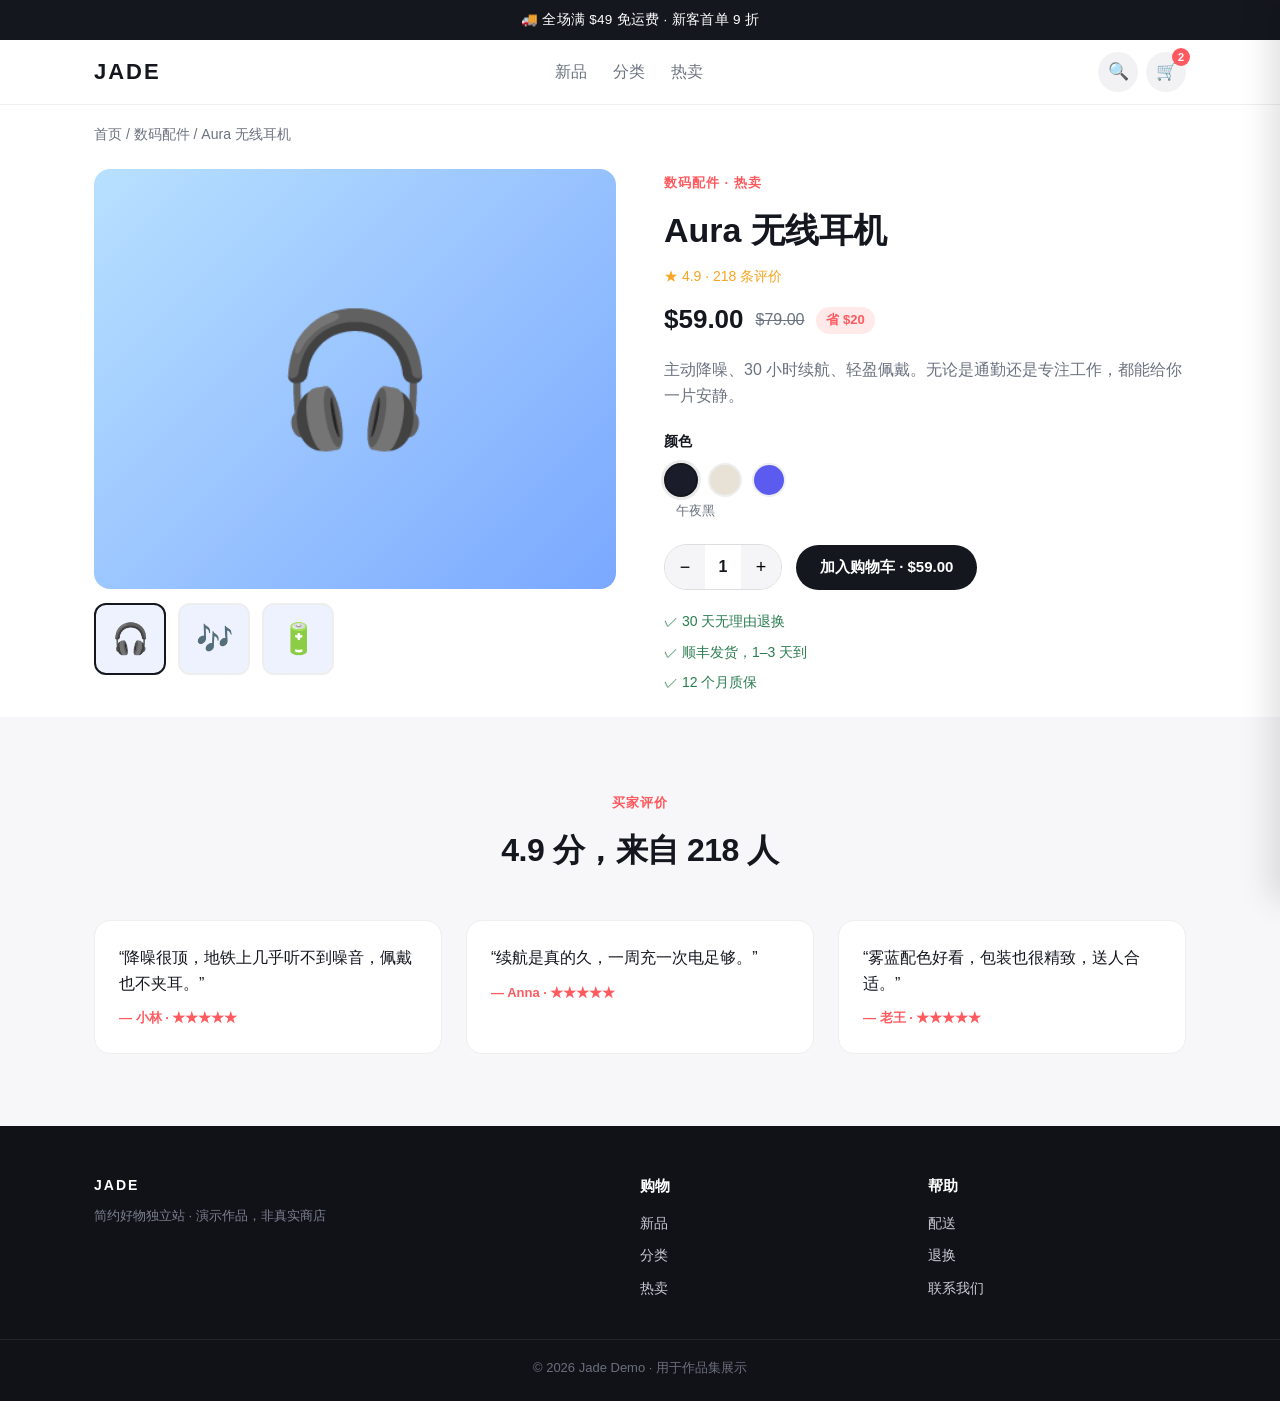
<file: shopify-demo/product.html>
<!DOCTYPE html>
<html lang="zh-CN">
<head>
<meta charset="UTF-8" />
<meta name="viewport" content="width=device-width, initial-scale=1.0" />
<title>Aura 无线耳机 — Jade（Shopify 风格演示）</title>
<link rel="stylesheet" href="css/style.css" />
</head>
<body>

<div class="announce">🚚 全场满 $49 免运费 · 新客首单 9 折</div>

<header class="nav" id="nav">
  <div class="container nav__inner">
    <button class="nav__toggle" id="navToggle" aria-label="菜单">☰</button>
    <a href="index.html" class="logo">JADE</a>
    <nav class="nav__links" id="navLinks">
      <a href="index.html#featured">新品</a>
      <a href="index.html#collection">分类</a>
      <a href="product.html">热卖</a>
    </nav>
    <div class="nav__right">
      <button class="icon-btn" aria-label="搜索">🔍</button>
      <button class="icon-btn cart-btn" id="cartBtn" aria-label="购物车">🛒<span class="cart-count" id="cartCount">2</span></button>
    </div>
  </div>
</header>

<!-- ===== 面包屑 ===== -->
<div class="container breadcrumb"><a href="index.html">首页</a> / <a href="index.html#featured">数码配件</a> / <span>Aura 无线耳机</span></div>

<!-- ===== 商品详情 ===== -->
<section class="pdp container">
  <div class="pdp__gallery">
    <div class="pdp__main" id="mainImg">🎧</div>
    <div class="pdp__thumbs">
      <button class="thumb active" data-emoji="🎧">🎧</button>
      <button class="thumb" data-emoji="🎶">🎶</button>
      <button class="thumb" data-emoji="🔋">🔋</button>
    </div>
  </div>
  <div class="pdp__info">
    <span class="eyebrow">数码配件 · 热卖</span>
    <h1>Aura 无线耳机</h1>
    <div class="pdp__rate">★ 4.9 · 218 条评价</div>
    <div class="pdp__price">$59.00 <del>$79.00</del> <span class="save">省 $20</span></div>
    <p class="pdp__desc">主动降噪、30 小时续航、轻盈佩戴。无论是通勤还是专注工作，都能给你一片安静。</p>

    <div class="pdp__opt">
      <span class="opt-label">颜色</span>
      <div class="swatches">
        <button class="swatch active" style="background:#1a1d29" data-name="午夜黑"></button>
        <button class="swatch" style="background:#e8e2d6" data-name="云白"></button>
        <button class="swatch" style="background:#5b5bf0" data-name="雾蓝"></button>
      </div>
      <span class="opt-name" id="optName">午夜黑</span>
    </div>

    <div class="pdp__buy">
      <div class="qty">
        <button id="qtyMinus">−</button><span id="qty">1</span><button id="qtyPlus">+</button>
      </div>
      <button class="btn btn--primary" id="addBtn">加入购物车 · $59.00</button>
    </div>

    <ul class="pdp__points">
      <li>✓ 30 天无理由退换</li>
      <li>✓ 顺丰发货，1–3 天到</li>
      <li>✓ 12 个月质保</li>
    </ul>
  </div>
</section>

<!-- ===== 评价 ===== -->
<section class="section section--alt">
  <div class="container">
    <div class="section__head"><span class="eyebrow">买家评价</span><h2>4.9 分，来自 218 人</h2></div>
    <div class="grid grid--3">
      <blockquote class="review"><p>“降噪很顶，地铁上几乎听不到噪音，佩戴也不夹耳。”</p><footer>— 小林 · ★★★★★</footer></blockquote>
      <blockquote class="review"><p>“续航是真的久，一周充一次电足够。”</p><footer>— Anna · ★★★★★</footer></blockquote>
      <blockquote class="review"><p>“雾蓝配色好看，包装也很精致，送人合适。”</p><footer>— 老王 · ★★★★★</footer></blockquote>
    </div>
  </div>
</section>

<footer class="footer">
  <div class="container footer__inner">
    <div class="footer__col">
      <a href="index.html" class="logo">JADE</a>
      <p class="muted">简约好物独立站 · 演示作品，非真实商店</p>
    </div>
    <div class="footer__col"><h4>购物</h4><a href="index.html#featured">新品</a><a href="index.html#collection">分类</a><a href="product.html">热卖</a></div>
    <div class="footer__col"><h4>帮助</h4><a href="#">配送</a><a href="#">退换</a><a href="#">联系我们</a></div>
  </div>
  <p class="footer__copy">© 2026 Jade Demo · 用于作品集展示</p>
</footer>

<aside class="cart" id="cartDrawer">
  <div class="cart__head"><h3>购物车</h3><button class="cart__close" id="cartClose" aria-label="关闭">✕</button></div>
  <div class="cart__items">
    <div class="cart__item"><div class="ci__img">🎧</div><div class="ci__info"><strong>Aura 无线耳机</strong><span>$59.00</span></div><span class="ci__qty">×1</span></div>
    <div class="cart__item"><div class="ci__img">💡</div><div class="ci__info"><strong>Glow 氛围灯</strong><span>$32.00</span></div><span class="ci__qty">×1</span></div>
  </div>
  <div class="cart__foot"><div class="cart__total"><span>小计</span><strong>$91.00</strong></div><button class="btn btn--primary" style="width:100%">去结算</button></div>
</aside>
<div class="overlay" id="overlay"></div>

<script src="js/main.js"></script>
</body>
</html>
</file>
<file: landing-demo/css/style.css>
:root{
  --bg:#ffffff;
  --bg-alt:#f6f7fc;
  --ink:#0f172a;
  --muted:#64748b;
  --primary:#6366f1;
  --primary-d:#4f46e5;
  --cyan:#06b6d4;
  --grad:linear-gradient(135deg,#6366f1 0%,#06b6d4 100%);
  --grad-soft:linear-gradient(135deg,#eef0ff 0%,#e0fbf6 100%);
  --glass-bg:rgba(255,255,255,.65);
  --glass-brd:rgba(255,255,255,.5);
  --radius:16px;
  --radius-lg:22px;
  --shadow:0 10px 30px rgba(15,23,42,.08);
  --shadow-lg:0 24px 60px rgba(99,102,241,.18);
  --maxw:1140px;
  --font:-apple-system,BlinkMacSystemFont,"Segoe UI",Roboto,"PingFang SC","Microsoft YaHei",sans-serif;
}
*{box-sizing:border-box;margin:0;padding:0}
html{scroll-behavior:smooth}
body{font-family:var(--font);color:var(--ink);background:var(--bg);line-height:1.6;-webkit-font-smoothing:antialiased;overflow-x:hidden}
a{color:inherit;text-decoration:none}
img{max-width:100%}
.container{width:100%;max-width:var(--maxw);margin:0 auto;padding:0 24px}

/* buttons */
.btn{display:inline-block;padding:13px 24px;border-radius:999px;font-weight:600;font-size:15px;cursor:pointer;border:0;transition:transform .15s ease,box-shadow .15s ease,opacity .15s}
.btn--primary{background:var(--grad);color:#fff;box-shadow:0 10px 24px rgba(99,102,241,.35)}
.btn--primary:hover{transform:translateY(-2px);box-shadow:0 14px 30px rgba(99,102,241,.45)}
.btn--ghost{background:rgba(255,255,255,.7);color:var(--ink);border:1.5px solid #dfe3ee;backdrop-filter:blur(6px)}
.btn--ghost:hover{border-color:var(--primary);color:var(--primary)}
.btn--white{background:#fff;color:var(--primary);box-shadow:0 10px 24px rgba(0,0,0,.18)}
.btn--white:hover{transform:translateY(-2px)}

/* nav */
.nav{position:sticky;top:0;z-index:50;background:rgba(255,255,255,.7);backdrop-filter:blur(14px);border-bottom:1px solid transparent;transition:border-color .2s,background .2s}
.nav.scrolled{border-bottom-color:#eceef6;background:rgba(255,255,255,.85)}
.nav__inner{display:flex;align-items:center;justify-content:space-between;height:70px;gap:18px}
.logo{font-weight:800;font-size:23px;letter-spacing:-.5px}
.logo span{background:var(--grad);-webkit-background-clip:text;background-clip:text;-webkit-text-fill-color:transparent}
.nav__links{display:flex;gap:30px;font-weight:500}
.nav__links a{color:var(--muted);transition:color .15s}
.nav__links a:hover{color:var(--ink)}
.nav__right{display:flex;align-items:center;gap:14px}
.nav__login{color:var(--muted);font-weight:600;font-size:14.5px}
.nav__login:hover{color:var(--ink)}
.nav__cta{padding:9px 18px;font-size:14px}
.nav__toggle{display:none;background:none;border:0;font-size:23px;cursor:pointer;color:var(--ink)}

/* hero */
.hero{position:relative;padding:80px 0 70px;overflow:hidden}
.hero__bg{position:absolute;inset:0;z-index:-1;background:radial-gradient(900px 480px at 12% -8%,#e9ebff 0%,transparent 55%),radial-gradient(820px 460px at 95% 10%,#d6fbf5 0%,transparent 55%)}
.hero__inner{display:grid;grid-template-columns:1.02fr .98fr;gap:48px;align-items:center}
.badge{display:inline-block;background:rgba(99,102,241,.12);color:var(--primary-d);font-weight:600;font-size:13px;padding:6px 14px;border-radius:999px;margin-bottom:18px}
.hero h1{font-size:48px;line-height:1.12;letter-spacing:-1.2px}
.hl{background:var(--grad);-webkit-background-clip:text;background-clip:text;-webkit-text-fill-color:transparent}
.lead{margin:18px 0 26px;color:var(--muted);font-size:17px;max-width:480px}
.hero__actions{display:flex;gap:14px;flex-wrap:wrap}
.hero__stats{display:flex;gap:34px;margin-top:38px}
.hero__stats strong{display:block;font-size:26px;color:var(--ink)}
.hero__stats span{font-size:13px;color:var(--muted)}

/* hero app mock (browser + kanban) */
.hero__visual{display:flex;justify-content:center}
.app-mock{width:100%;max-width:480px;background:#fff;border-radius:16px;box-shadow:var(--shadow-lg);overflow:hidden;border:1px solid #eef0f7}
.app-mock__bar{display:flex;align-items:center;gap:7px;padding:12px 16px;background:#f5f6fb}
.app-mock__bar .dot{width:11px;height:11px;border-radius:50%;display:block}
.dot.red{background:#ff5f57}.dot.yellow{background:#febc2e}.dot.green{background:#28c840}
.app-mock__bar b{margin-left:10px;font-size:12.5px;color:#9aa0b0;font-weight:500}
.app-mock__body{display:grid;grid-template-columns:54px 1fr;min-height:280px}
.mock-side{background:#fafbff;border-right:1px solid #eef1f8;padding:14px 0;display:flex;flex-direction:column;align-items:center;gap:14px}
.mock-side__logo{width:32px;height:32px;border-radius:9px;background:var(--grad);display:flex;align-items:center;justify-content:center;font-size:16px}
.mock-side__item{width:30px;height:30px;border-radius:8px;background:#e7eaf3}
.mock-side__item.active{background:var(--grad-soft)}
.mock-main{padding:14px}
.mock-tabs{display:flex;gap:8px;margin-bottom:14px}
.mock-tab{font-size:12px;font-weight:600;color:#9aa0b0;padding:6px 12px;border-radius:8px;background:#f3f4fa}
.mock-tab.active{background:#fff;color:var(--primary);box-shadow:0 2px 8px rgba(15,23,42,.06)}
.mock-cols{display:grid;grid-template-columns:1fr 1fr 1fr;gap:10px}
.mock-col__head{font-size:11px;font-weight:700;color:#64748b;margin-bottom:8px}
.mock-card{background:#fff;border:1px solid #eef1f8;border-radius:9px;padding:9px 10px;font-size:11.5px;font-weight:500;color:var(--ink);display:flex;align-items:center;gap:6px;margin-bottom:8px;box-shadow:0 1px 3px rgba(15,23,42,.04)}
.mock-card .tag{width:7px;height:7px;border-radius:50%;background:var(--primary);flex:none}
.mock-card .tag.med{background:#f59e0b}
.mock-card .tag.low{background:#10b981}
.mock-card.high{border-left:3px solid #ef4444}
.mock-card.done{opacity:.55;text-decoration:line-through}

/* trust bar */
.trust{padding:34px 0;border-top:1px solid #eef1f6;border-bottom:1px solid #eef1f6;background:var(--bg)}
.trust__label{text-align:center;color:var(--muted);font-size:13px;font-weight:600;letter-spacing:.5px;margin-bottom:18px}
.trust__logos{display:flex;justify-content:center;align-items:center;gap:40px;flex-wrap:wrap}
.trust__logo{font-weight:800;font-size:19px;color:#9aa3b4;letter-spacing:-.3px;opacity:.85;transition:color .2s}
.trust__logo:hover{color:var(--primary)}

/* sections */
.section{padding:86px 0}
.section--alt{background:var(--bg-alt)}
.section__head{text-align:center;max-width:620px;margin:0 auto 50px}
.eyebrow{color:var(--primary);font-weight:700;font-size:13px;letter-spacing:1px;text-transform:uppercase}
.section__head h2{font-size:36px;margin:10px 0 12px;letter-spacing:-.5px}
.section__head p{color:var(--muted)}
.grid{display:grid;gap:24px}
.grid--3{grid-template-columns:repeat(3,1fr)}

/* glass */
.glass{background:var(--glass-bg);backdrop-filter:blur(12px);border:1px solid var(--glass-brd)}

/* feature */
.feature{border-radius:var(--radius-lg);padding:28px;box-shadow:var(--shadow);transition:transform .2s ease,box-shadow .2s ease}
.feature:hover{transform:translateY(-5px);box-shadow:var(--shadow-lg)}
.feature__icon{width:50px;height:50px;border-radius:14px;display:flex;align-items:center;justify-content:center;font-size:24px;margin-bottom:16px}
.feature h3{font-size:19px;margin-bottom:8px}
.feature p{color:var(--muted);font-size:14.5px}
.ic-1{background:#eef0ff}.ic-2{background:#e6fbf2}.ic-3{background:#fef0e9}
.ic-4{background:#f0eefe}.ic-5{background:#e9f6ff}.ic-6{background:#fef3e9}

/* showcase */
.showcase{display:grid;grid-template-columns:1fr 1fr;gap:48px;align-items:center}
.showcase__text h2{font-size:32px;margin:10px 0 14px;letter-spacing:-.5px}
.showcase__text>p{color:var(--muted)}
.check{list-style:none;margin:18px 0 26px;display:grid;gap:11px}
.check li{position:relative;padding-left:30px;color:var(--ink)}
.check li::before{content:"✓";position:absolute;left:0;top:0;width:22px;height:22px;border-radius:50%;background:var(--grad);color:#fff;font-size:12px;display:flex;align-items:center;justify-content:center;font-weight:700}
.showcase__visual{border-radius:var(--radius-lg);padding:22px;box-shadow:var(--shadow-lg)}
.dash{display:grid;gap:14px}
.dash__top{display:grid;grid-template-columns:1.4fr 1fr;gap:14px}
.dash__row{display:grid;grid-template-columns:1fr 1fr 1fr;gap:14px}
.dash__cell{height:74px;border-radius:12px;background:linear-gradient(135deg,#eef0ff,#e3f7ff)}
.dash__cell.big{height:118px;background:linear-gradient(135deg,#e9ebff,#d6fbf5)}
.dash__chart{display:flex;align-items:flex-end;gap:9px;height:90px;padding:12px;border-radius:12px;background:#f3f5fc}
.dash__chart .bar{flex:1;background:var(--grad);border-radius:6px 6px 0 0;opacity:.9}

/* pricing */
.billing-toggle{display:flex;justify-content:center;align-items:center;gap:14px;margin-bottom:40px}
.billing-toggle__label{font-size:14.5px;font-weight:600;color:var(--muted);cursor:pointer;transition:color .15s}
.billing-toggle__label.active{color:var(--ink)}
.billing-toggle__label em{font-style:normal;color:var(--primary);font-size:12px;font-weight:700}
.switch{position:relative;width:52px;height:30px;border-radius:999px;border:0;background:var(--grad);cursor:pointer;padding:0;transition:box-shadow .2s}
.switch:hover{box-shadow:0 4px 14px rgba(99,102,241,.4)}
.switch__dot{position:absolute;top:3px;left:3px;width:24px;height:24px;border-radius:50%;background:#fff;box-shadow:0 2px 6px rgba(0,0,0,.2);transition:transform .22s ease}
.switch.on .switch__dot{transform:translateX(22px)}
.pricing__grid{align-items:stretch}
.price-card{position:relative;border-radius:var(--radius-lg);padding:30px 26px;box-shadow:var(--shadow);display:flex;flex-direction:column;transition:transform .2s ease,box-shadow .2s ease}
.price-card:hover{transform:translateY(-5px);box-shadow:var(--shadow-lg)}
.price-card h3{font-size:21px;margin-bottom:6px}
.price-card__desc{color:var(--muted);font-size:14px;margin-bottom:18px}
.price-card__amount{display:flex;align-items:baseline;gap:3px;margin-bottom:22px}
.price-card__amount .cur{font-size:20px;font-weight:600;color:var(--ink)}
.price-card__amount .num{font-size:42px;font-weight:800;letter-spacing:-1px;color:var(--ink)}
.price-card__amount .per{font-size:14px;color:var(--muted)}
.price-card__list{list-style:none;display:grid;gap:11px;margin-bottom:26px;flex:1}
.price-card__list li{position:relative;padding-left:26px;color:var(--ink);font-size:14.5px}
.price-card__list li::before{content:"✓";position:absolute;left:0;top:1px;width:20px;height:20px;border-radius:50%;background:#eef0ff;color:var(--primary);font-size:11px;display:flex;align-items:center;justify-content:center;font-weight:700}
.price-card__cta{text-align:center}
.price-card--featured{background:linear-gradient(180deg,#fff 0%,#f6f4ff 100%);border:2px solid var(--primary);box-shadow:0 20px 50px rgba(99,102,241,.2)}
.price-card__badge{position:absolute;top:-13px;left:50%;transform:translateX(-50%);background:var(--grad);color:#fff;font-size:12px;font-weight:700;padding:5px 16px;border-radius:999px;box-shadow:0 6px 16px rgba(99,102,241,.4)}

/* faq */
.faq__list{max-width:760px;margin:0 auto;display:grid;gap:14px}
.faq__item{background:#fff;border:1px solid #eef1f6;border-radius:var(--radius);overflow:hidden;transition:box-shadow .2s}
.faq__item[open]{box-shadow:var(--shadow)}
.faq__item summary{list-style:none;cursor:pointer;padding:20px 24px;font-weight:600;font-size:16px;display:flex;justify-content:space-between;align-items:center;gap:16px}
.faq__item summary::-webkit-details-marker{display:none}
.faq__icon{flex:none;width:26px;height:26px;border-radius:50%;background:var(--grad-soft);color:var(--primary);display:flex;align-items:center;justify-content:center;font-size:18px;font-weight:700;transition:transform .2s}
.faq__item[open] .faq__icon{transform:rotate(45deg)}
.faq__a{padding:0 24px 20px;color:var(--muted);font-size:14.5px;animation:faqopen .25s ease}
@keyframes faqopen{from{opacity:0;transform:translateY(-4px)}to{opacity:1;transform:translateY(0)}}

/* cta final */
.cta-final{position:relative;padding:80px 0;overflow:hidden;background:var(--grad)}
.cta-final::before{content:"";position:absolute;inset:0;background:radial-gradient(600px 300px at 20% 20%,rgba(255,255,255,.18),transparent 60%)}
.cta-final__inner{text-align:center;color:#fff;position:relative}
.cta-final h2{font-size:36px;letter-spacing:-.5px;margin-bottom:10px}
.cta-final p{font-size:17px;opacity:.92}
.cta-final .btn{margin-top:26px;font-size:16px;padding:15px 30px}
.cta-final__note{margin-top:14px;font-size:13px;opacity:.85}

/* footer */
.footer{background:#0b1020;color:#c9ccd6;padding:56px 0 24px}
.footer__inner{display:grid;grid-template-columns:1.3fr 2fr;gap:40px;align-items:start}
.footer .logo{color:#fff}
.footer .muted{color:#7a8094;font-size:13px;margin-top:10px}
.footer__cols{display:grid;grid-template-columns:1fr 1fr 1fr;gap:24px}
.footer__col h4{color:#fff;font-size:15px;margin-bottom:14px}
.footer__col a{display:block;color:#9aa0b4;font-size:14px;margin-bottom:11px;transition:color .15s}
.footer__col a:hover{color:#fff}
.footer__copy{text-align:center;color:#5a6076;font-size:13px;margin-top:36px;border-top:1px solid #1a2138;padding-top:20px}

/* scroll reveal */
.reveal{opacity:0;transform:translateY(26px);transition:opacity .6s ease,transform .6s ease}
.reveal.visible{opacity:1;transform:none}
@media(prefers-reduced-motion:reduce){.reveal{opacity:1;transform:none;transition:none}.hero__bg{animation:none}}

/* responsive */
@media(max-width:900px){
  .hero__inner,.showcase{grid-template-columns:1fr}
  .hero__visual{order:-1}
  .hero h1{font-size:40px}
  .grid--3{grid-template-columns:1fr 1fr}
  .section{padding:64px 0}
  .footer__inner{grid-template-columns:1fr}
}
@media(max-width:680px){
  .nav__links{position:absolute;top:70px;left:0;right:0;background:#fff;flex-direction:column;padding:18px 24px;gap:14px;border-bottom:1px solid #eef1f6;display:none;box-shadow:0 12px 24px rgba(15,23,42,.08)}
  .nav__links.open{display:flex}
  .nav__login,.nav__cta{display:none}
  .nav__toggle{display:block}
  .grid--3{grid-template-columns:1fr}
  .hero h1{font-size:34px}
  .hero__stats{gap:22px}
  .dash__top{grid-template-columns:1fr}
  .dash__row{grid-template-columns:1fr}
  .pricing__grid{gap:18px}
  .mock-cols{grid-template-columns:1fr 1fr}
  .footer__cols{grid-template-columns:1fr 1fr}
  .cta-final h2{font-size:28px}
}
</file>
<file: shopify-demo/css/style.css>
:root{
  --bg:#ffffff;
  --bg-alt:#f7f7f9;
  --ink:#15171f;
  --muted:#6b7280;
  --primary:#15171f;
  --accent:#ff5a5f;
  --radius:16px;
  --shadow:0 12px 30px rgba(20,23,31,.10);
  --maxw:1140px;
  --font:-apple-system,BlinkMacSystemFont,"Segoe UI",Roboto,"PingFang SC","Microsoft YaHei",sans-serif;
}
*{box-sizing:border-box;margin:0;padding:0}
html{scroll-behavior:smooth}
body{font-family:var(--font);color:var(--ink);background:var(--bg);line-height:1.6;-webkit-font-smoothing:antialiased}
a{color:inherit;text-decoration:none}
.container{width:100%;max-width:var(--maxw);margin:0 auto;padding:0 24px}
.btn{display:inline-block;padding:13px 24px;border-radius:999px;font-weight:600;font-size:15px;cursor:pointer;border:0;transition:transform .15s,opacity .15s}
.btn--primary{background:var(--primary);color:#fff}
.btn--primary:hover{transform:translateY(-2px);opacity:.92}

/* announce */
.announce{background:var(--ink);color:#fff;text-align:center;font-size:13.5px;padding:9px 16px;letter-spacing:.3px}

/* nav */
.nav{position:sticky;top:0;z-index:50;background:rgba(255,255,255,.9);backdrop-filter:blur(10px);border-bottom:1px solid #eee}
.nav__inner{display:flex;align-items:center;justify-content:space-between;height:64px;gap:16px}
.logo{font-weight:800;font-size:22px;letter-spacing:2px}
.nav__links{display:flex;gap:26px;font-weight:500;margin-left:auto;margin-right:auto}
.nav__links a{color:var(--muted)}
.nav__links a:hover{color:var(--ink)}
.nav__right{display:flex;gap:8px}
.icon-btn{background:#f2f2f4;border:0;width:40px;height:40px;border-radius:50%;font-size:17px;cursor:pointer;position:relative}
.icon-btn:hover{background:#e8e8ec}
.cart-count{position:absolute;top:-4px;right:-4px;background:var(--accent);color:#fff;font-size:11px;font-weight:700;min-width:18px;height:18px;border-radius:9px;display:flex;align-items:center;justify-content:center;padding:0 4px}
.nav__toggle{display:none;background:none;border:0;font-size:22px;cursor:pointer}

/* hero */
.hero{padding:64px 0;background:radial-gradient(900px 420px at 15% 0%,#fff0ec 0%,transparent 55%),radial-gradient(700px 380px at 95% 20%,#eef0ff 0%,transparent 55%)}
.hero__inner{display:grid;grid-template-columns:1fr 1fr;gap:40px;align-items:center}
.eyebrow{color:var(--accent);font-weight:700;font-size:13px;letter-spacing:1px;text-transform:uppercase}
.hero h1{font-size:48px;line-height:1.12;letter-spacing:-1px;margin:12px 0}
.hl{color:var(--accent)}
.lead{color:var(--muted);font-size:17px;margin-bottom:24px;max-width:420px}
.hero__visual{position:relative;height:340px;display:flex;align-items:center;justify-content:center}
.blob{position:absolute;border-radius:50%;filter:blur(8px);opacity:.85}
.blob--1{width:240px;height:240px;background:radial-gradient(circle,#ffd0c2,#ff9a76)}
.blob--2{width:160px;height:160px;background:radial-gradient(circle,#cdd6ff,#8a9bff);right:30px;top:10px}
.product-card-float{position:relative;z-index:2;background:#fff;border-radius:18px;box-shadow:var(--shadow);padding:22px;width:200px;text-align:center}
.pf__img{font-size:54px;margin-bottom:10px}
.pf__name{font-weight:600;font-size:15px}
.pf__price{color:var(--accent);font-weight:700;font-size:18px}

/* sections */
.section{padding:72px 0}
.section--alt{background:var(--bg-alt)}
.section__head{text-align:center;max-width:560px;margin:0 auto 44px}
.section__head h2{font-size:32px;margin:10px 0;letter-spacing:-.5px}
.grid{display:grid;gap:24px}
.grid--4{grid-template-columns:repeat(4,1fr)}
.grid--3{grid-template-columns:repeat(3,1fr)}

/* product card */
.product{background:#fff;border:1px solid #eee;border-radius:var(--radius);overflow:hidden;transition:transform .18s,box-shadow .18s}
.product:hover{transform:translateY(-4px);box-shadow:var(--shadow)}
.product__img{height:180px;display:flex;align-items:center;justify-content:center;font-size:60px}
.product__body{padding:16px 18px}
.product__body h3{font-size:16px;margin-bottom:8px}
.product__meta{display:flex;justify-content:space-between;align-items:center}
.price{font-weight:700;color:var(--ink)}
.stars{color:#f5a623;font-size:14px}

/* category */
.cat{height:160px;border-radius:var(--radius);display:flex;flex-direction:column;justify-content:flex-end;padding:20px;color:#fff;font-weight:700;font-size:20px;transition:transform .18s}
.cat small{font-weight:500;font-size:13px;opacity:.9}
.cat--a{background:linear-gradient(135deg,#7aa8ff,#5b5bf0)}
.cat--b{background:linear-gradient(135deg,#ffd9a0,#ff9a76)}
.cat--c{background:linear-gradient(135deg,#ffd1e8,#ff8fc4)}
.cat:hover{transform:translateY(-4px)}

/* newsletter */
.newsletter{padding:56px 0;background:var(--ink);color:#fff}
.newsletter__inner{display:flex;justify-content:space-between;align-items:center;gap:30px;flex-wrap:wrap}
.newsletter h2{font-size:26px}
.newsletter p{color:#b9bcc6;margin-top:6px}
.newsletter__form{display:flex;gap:10px}
.newsletter__form input{padding:13px 16px;border-radius:999px;border:0;width:260px;font-size:15px}
.newsletter__form .btn{background:#fff;color:var(--ink)}

/* footer */
.footer{background:#101218;color:#c9ccd6;padding:48px 0 22px}
.footer__inner{display:grid;grid-template-columns:2fr 1fr 1fr;gap:30px}
.footer .logo{color:#fff}
.footer .muted{color:#7c8090;font-size:13px;margin-top:10px}
.footer__col h4{color:#fff;font-size:15px;margin-bottom:14px}
.footer__col a{display:block;color:#c9ccd6;font-size:14px;margin-bottom:10px}
.footer__col a:hover{color:#fff}
.footer__copy{text-align:center;color:#6b6f7d;font-size:13px;margin-top:30px;border-top:1px solid #23262f;padding-top:18px}

/* breadcrumb */
.breadcrumb{padding:18px 24px 0;color:var(--muted);font-size:14px}
.breadcrumb a:hover{color:var(--ink)}

/* pdp */
.pdp{display:grid;grid-template-columns:1fr 1fr;gap:48px;padding-top:24px;padding-bottom:24px}
.pdp__main{height:420px;border-radius:var(--radius);background:linear-gradient(135deg,#b8e0ff,#7aa8ff);display:flex;align-items:center;justify-content:center;font-size:130px;transition:background .2s}
.pdp__thumbs{display:flex;gap:12px;margin-top:14px}
.thumb{width:72px;height:72px;border-radius:12px;border:2px solid #eee;background:#eef2ff;font-size:30px;cursor:pointer}
.thumb.active{border-color:var(--ink)}
.pdp__info h1{font-size:34px;margin:8px 0}
.pdp__rate{color:#f5a623;font-size:14px;margin-bottom:12px}
.pdp__price{font-size:26px;font-weight:800;display:flex;align-items:center;gap:12px}
.pdp__price del{font-size:16px;color:var(--muted);font-weight:400}
.save{background:#ffe9e9;color:var(--accent);font-size:13px;font-weight:700;padding:3px 10px;border-radius:999px}
.pdp__desc{color:var(--muted);margin:16px 0 22px}
.pdp__opt{margin-bottom:22px}
.opt-label{font-weight:600;font-size:14px;display:block;margin-bottom:10px}
.swatches{display:flex;gap:10px;align-items:center}
.swatch{width:34px;height:34px;border-radius:50%;border:2px solid #eee;cursor:pointer}
.swatch.active{border-color:var(--ink);box-shadow:0 0 0 3px rgba(0,0,0,.08)}
.opt-name{font-size:13px;color:var(--muted);margin-left:12px}
.pdp__buy{display:flex;gap:14px;align-items:center;margin-bottom:20px}
.qty{display:flex;align-items:center;border:1px solid #ddd;border-radius:999px;overflow:hidden}
.qty button{width:40px;height:44px;background:#f5f5f7;border:0;font-size:18px;cursor:pointer}
.qty span{width:36px;text-align:center;font-weight:600}
.pdp__points{list-style:none;display:grid;gap:8px;color:var(--muted);font-size:14px}
.pdp__points li{color:#2a7d4f}

/* review */
.review{background:#fff;border:1px solid #eee;border-radius:var(--radius);padding:24px}
.review p{margin-bottom:12px}
.review footer{color:var(--accent);font-weight:600;font-size:13px}

/* cart drawer */
.cart{position:fixed;top:0;right:0;height:100%;width:340px;max-width:88vw;background:#fff;z-index:100;transform:translateX(100%);transition:transform .25s ease;display:flex;flex-direction:column;box-shadow:-10px 0 30px rgba(0,0,0,.12)}
.cart.open{transform:translateX(0)}
.cart__head{display:flex;justify-content:space-between;align-items:center;padding:20px;border-bottom:1px solid #eee}
.cart__head h3{font-size:18px}
.cart__close{background:none;border:0;font-size:18px;cursor:pointer}
.cart__items{flex:1;overflow-y:auto;padding:16px 20px;display:grid;gap:14px}
.cart__item{display:flex;align-items:center;gap:12px}
.ci__img{width:52px;height:52px;border-radius:10px;background:#eef2ff;display:flex;align-items:center;justify-content:center;font-size:26px}
.ci__info{flex:1}
.ci__info strong{display:block;font-size:14px}
.ci__info span{color:var(--muted);font-size:13px}
.ci__qty{color:var(--muted);font-size:13px}
.cart__foot{padding:18px 20px;border-top:1px solid #eee}
.cart__total{display:flex;justify-content:space-between;margin-bottom:14px;font-size:16px}
.overlay{position:fixed;inset:0;background:rgba(0,0,0,.35);z-index:90;opacity:0;pointer-events:none;transition:opacity .25s}
.overlay.show{opacity:1;pointer-events:auto}

/* responsive */
@media (max-width:900px){
  .hero__inner,.pdp{grid-template-columns:1fr}
  .grid--4{grid-template-columns:repeat(2,1fr)}
  .hero__visual{height:280px}
}
@media (max-width:680px){
  .nav__links{position:absolute;top:64px;left:0;right:0;background:#fff;flex-direction:column;padding:16px 24px;gap:14px;border-bottom:1px solid #eee;display:none}
  .nav__links.open{display:flex}
  .nav__toggle{display:block}
  .grid--3,.grid--4{grid-template-columns:1fr 1fr}
  .hero h1{font-size:38px}
  .newsletter__form input{width:180px}
  .footer__inner{grid-template-columns:1fr}
}
</file>
<file: wordpress-demo/css/style.css>
:root{
  --bg:#ffffff;
  --bg-alt:#f6f7fb;
  --ink:#1a1d29;
  --muted:#6b7280;
  --primary:#5b5bf0;
  --primary-d:#4343d6;
  --accent:#ff7a59;
  --radius:16px;
  --shadow:0 10px 30px rgba(27,32,50,.08);
  --maxw:1140px;
  --font:-apple-system,BlinkMacSystemFont,"Segoe UI",Roboto,"PingFang SC","Microsoft YaHei",sans-serif;
}
*{box-sizing:border-box;margin:0;padding:0}
html{scroll-behavior:smooth}
body{font-family:var(--font);color:var(--ink);background:var(--bg);line-height:1.6;-webkit-font-smoothing:antialiased}
a{color:inherit;text-decoration:none}
img{max-width:100%}
.container{width:100%;max-width:var(--maxw);margin:0 auto;padding:0 24px}

/* buttons */
.btn{display:inline-block;padding:12px 22px;border-radius:999px;font-weight:600;font-size:15px;cursor:pointer;border:0;transition:transform .15s ease,box-shadow .15s ease}
.btn--primary{background:var(--primary);color:#fff;box-shadow:0 8px 20px rgba(91,91,240,.35)}
.btn--primary:hover{background:var(--primary-d);transform:translateY(-2px)}
.btn--ghost{background:transparent;color:var(--ink);border:1.5px solid #dfe1ea}
.btn--ghost:hover{border-color:var(--primary);color:var(--primary)}

/* nav */
.nav{position:sticky;top:0;z-index:50;background:rgba(255,255,255,.85);backdrop-filter:blur(10px);border-bottom:1px solid #eef0f5}
.nav__inner{display:flex;align-items:center;justify-content:space-between;height:68px}
.logo{font-weight:800;font-size:22px;letter-spacing:-.5px}
.logo span{color:var(--primary)}
.nav__links{display:flex;gap:28px;font-weight:500}
.nav__links a{color:var(--muted);transition:color .15s}
.nav__links a:hover{color:var(--ink)}
.nav__cta{padding:9px 18px;font-size:14px}
.nav__toggle{display:none;background:none;border:0;font-size:24px;cursor:pointer;color:var(--ink)}

/* hero */
.hero{padding:72px 0 64px;background:radial-gradient(1200px 500px at 80% -10%,#ecebff 0%,transparent 60%)}
.hero__inner{display:grid;grid-template-columns:1.05fr .95fr;gap:48px;align-items:center}
.badge{display:inline-block;background:#eef0ff;color:var(--primary-d);font-weight:600;font-size:13px;padding:6px 14px;border-radius:999px;margin-bottom:18px}
.hero h1{font-size:46px;line-height:1.15;letter-spacing:-1px}
.hl{color:var(--primary)}
.lead{margin:18px 0 26px;color:var(--muted);font-size:17px;max-width:520px}
.hero__actions{display:flex;gap:14px;flex-wrap:wrap}
.hero__stats{display:flex;gap:34px;margin-top:38px}
.hero__stats strong{display:block;font-size:26px;color:var(--ink)}
.hero__stats span{font-size:13px;color:var(--muted)}

/* browser mock */
.hero__visual{display:flex;justify-content:center}
.browser{width:100%;max-width:460px;background:#fff;border-radius:14px;box-shadow:var(--shadow);overflow:hidden;border:1px solid #eceef4}
.browser__bar{display:flex;gap:6px;padding:12px 14px;background:#f3f4f8}
.browser__bar i{width:11px;height:11px;border-radius:50%;background:#d7dae3;display:block}
.browser__body{padding:20px}
.mock-bar{height:14px;width:55%;background:#e7e9f2;border-radius:6px;margin-bottom:16px}
.mock-grid{display:grid;grid-template-columns:1fr 1fr;gap:12px;margin-bottom:16px}
.mock-card{height:64px;border-radius:10px;background:linear-gradient(135deg,#eef0ff,#dfe2ff)}
.mock-line{height:10px;background:#eef0f4;border-radius:6px;margin-bottom:10px}
.mock-line.short{width:70%}

/* sections */
.section{padding:80px 0}
.section--alt{background:var(--bg-alt)}
.section__head{text-align:center;max-width:620px;margin:0 auto 48px}
.eyebrow{color:var(--primary);font-weight:700;font-size:13px;letter-spacing:1px;text-transform:uppercase}
.section__head h2{font-size:34px;margin:10px 0 12px;letter-spacing:-.5px}
.section__head p{color:var(--muted)}

/* grid */
.grid{display:grid;gap:24px}
.grid--4{grid-template-columns:repeat(4,1fr)}
.grid--3{grid-template-columns:repeat(3,1fr)}

/* card */
.card{background:#fff;border:1px solid #eef0f5;border-radius:var(--radius);padding:26px;transition:transform .18s ease,box-shadow .18s ease}
.card:hover{transform:translateY(-4px);box-shadow:var(--shadow)}
.card__icon{font-size:30px;margin-bottom:14px}
.card h3{font-size:18px;margin-bottom:8px}
.card p{color:var(--muted);font-size:14.5px}

/* about */
.about__inner{display:grid;grid-template-columns:1.1fr .9fr;gap:48px;align-items:center}
.about__text h2{font-size:32px;margin:10px 0 14px;letter-spacing:-.5px}
.about__text>p{color:var(--muted)}
.check{list-style:none;margin-top:18px;display:grid;gap:10px}
.check li{position:relative;padding-left:28px;color:var(--ink)}
.check li::before{content:"✓";position:absolute;left:0;top:0;width:20px;height:20px;border-radius:50%;background:var(--primary);color:#fff;font-size:12px;display:flex;align-items:center;justify-content:center;font-weight:700}
.about__stats{display:grid;grid-template-columns:1fr 1fr;gap:18px}
.stat{background:#fff;border:1px solid #eef0f5;border-radius:var(--radius);padding:22px}
.stat strong{display:block;font-size:28px;color:var(--primary)}
.stat span{font-size:13px;color:var(--muted)}

/* work */
.work__thumb{height:170px;border-radius:var(--radius);display:flex;align-items:flex-end;padding:16px;color:#fff;font-weight:600;margin-bottom:14px}
.thumb-a{background:linear-gradient(135deg,#ff8a5b,#ff5e62)}
.thumb-b{background:linear-gradient(135deg,#5b5bf0,#8a5bf0)}
.thumb-c{background:linear-gradient(135deg,#17c3b2,#0fa3a3)}
.work h3{font-size:18px;margin-bottom:6px}
.work p{color:var(--muted);font-size:14.5px}

/* quote */
.quote{background:#fff;border:1px solid #eef0f5;border-radius:var(--radius);padding:26px}
.quote p{font-size:16px;margin-bottom:14px}
.quote footer{color:var(--primary);font-weight:600;font-size:14px}

/* contact */
.contact__inner{display:grid;grid-template-columns:1fr 1fr;gap:48px;align-items:start}
.contact__intro h2{font-size:32px;margin:10px 0 12px;letter-spacing:-.5px}
.contact__intro>p{color:var(--muted)}
.contact__info{list-style:none;margin-top:22px;display:grid;gap:12px;color:var(--ink);font-weight:500}
.form{background:var(--bg-alt);border:1px solid #eef0f5;border-radius:var(--radius);padding:24px;display:grid;gap:14px}
.form__row{display:grid;grid-template-columns:1fr 1fr;gap:14px}
.form input,.form textarea{width:100%;padding:13px 15px;border:1px solid #dfe1ea;border-radius:10px;font-family:inherit;font-size:15px;background:#fff;resize:vertical}
.form input:focus,.form textarea:focus{outline:none;border-color:var(--primary);box-shadow:0 0 0 3px rgba(91,91,240,.15)}

/* footer */
.footer{background:#13151f;color:#cfd2dc;padding:48px 0 24px}
.footer__inner{display:flex;justify-content:space-between;align-items:center;gap:24px;flex-wrap:wrap}
.footer .logo{color:#fff}
.footer .logo span{color:#9b9bff}
.footer .muted{color:#8b8fa0;font-size:13px;margin-top:8px}
.footer__links{display:flex;gap:22px}
.footer__links a{color:#cfd2dc;font-size:14px}
.footer__links a:hover{color:#fff}
.footer__copy{text-align:center;color:#7a7e8d;font-size:13px;margin-top:28px;border-top:1px solid #23262f;padding-top:18px}

/* responsive */
@media (max-width:900px){
  .hero__inner,.about__inner,.contact__inner{grid-template-columns:1fr}
  .grid--4{grid-template-columns:repeat(2,1fr)}
  .hero__visual{order:-1}
  .hero h1{font-size:38px}
}
@media (max-width:680px){
  .nav__links{position:absolute;top:68px;left:0;right:0;background:#fff;flex-direction:column;padding:18px 24px;gap:14px;border-bottom:1px solid #eef0f5;display:none}
  .nav__links.open{display:flex}
  .nav__cta{display:none}
  .nav__toggle{display:block}
  .grid--3,.grid--4{grid-template-columns:1fr}
  .hero__stats{gap:22px}
  .section{padding:56px 0}
}
</file>
